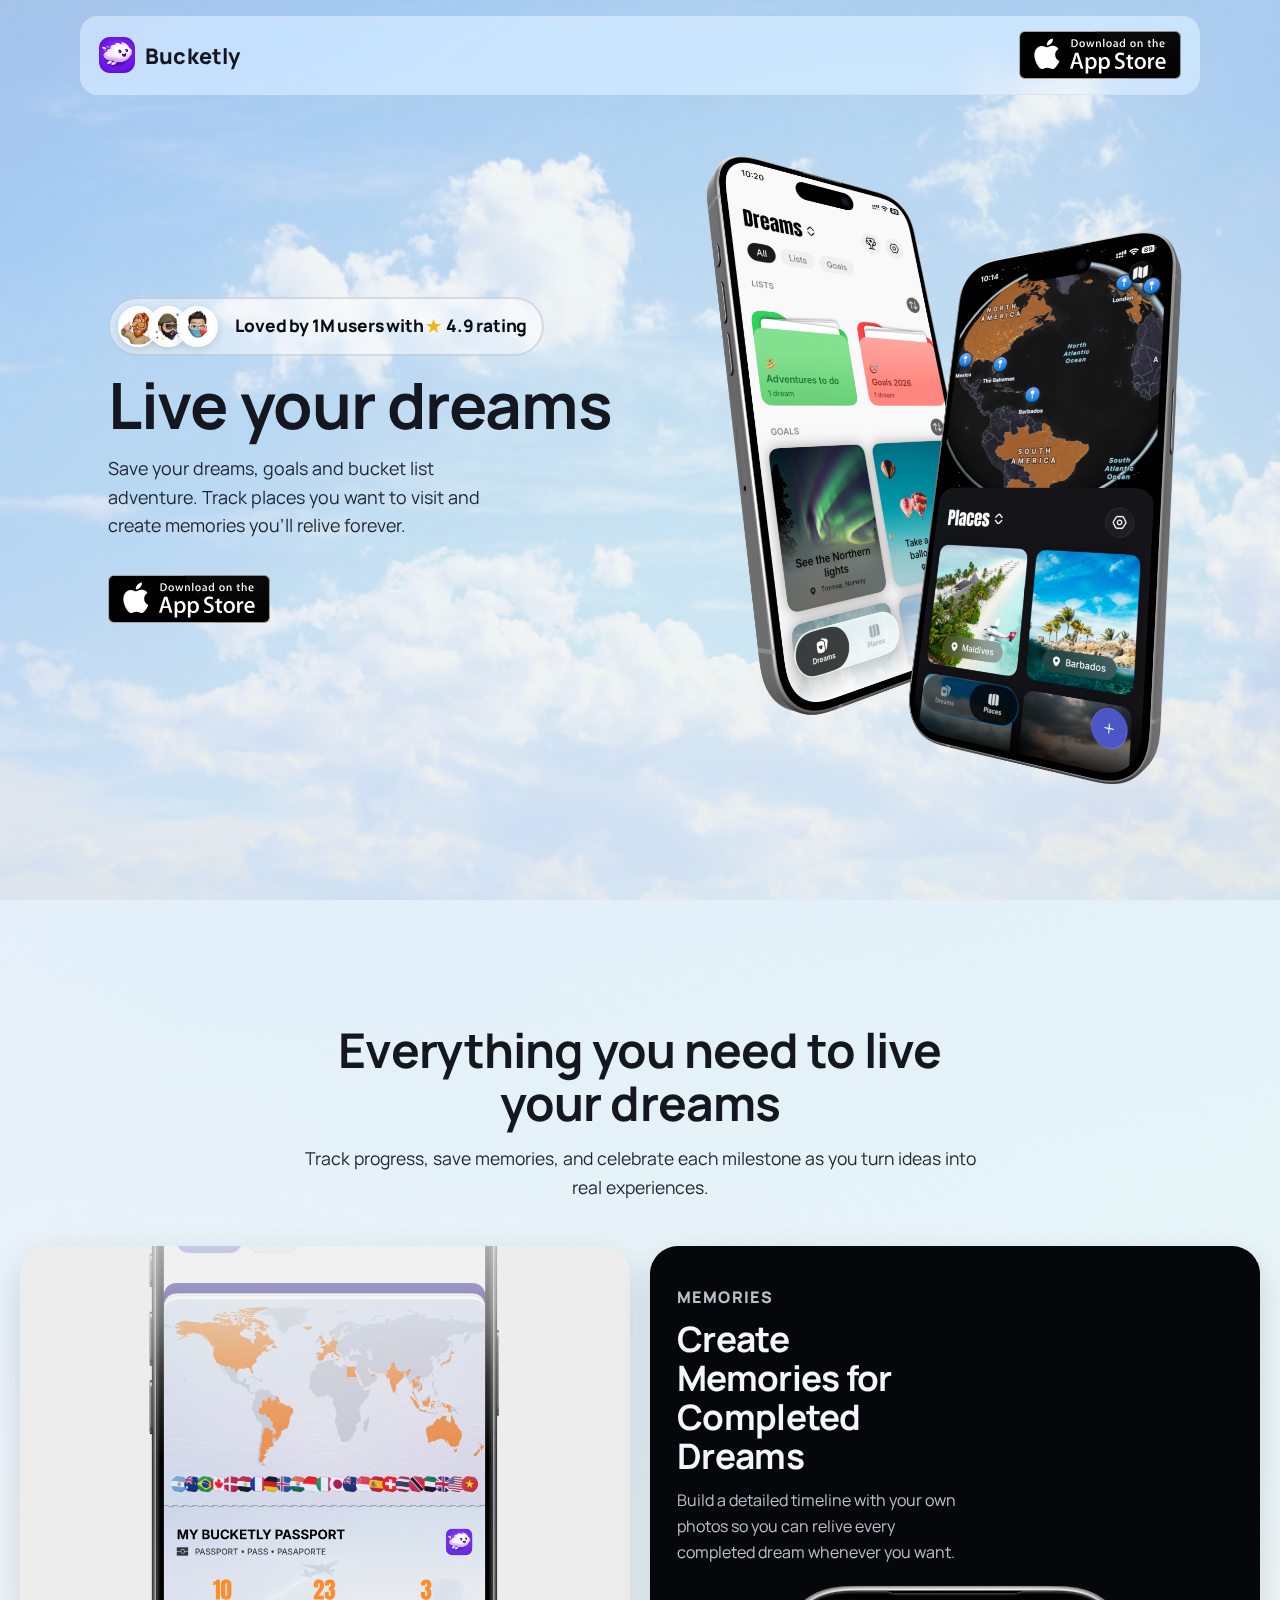
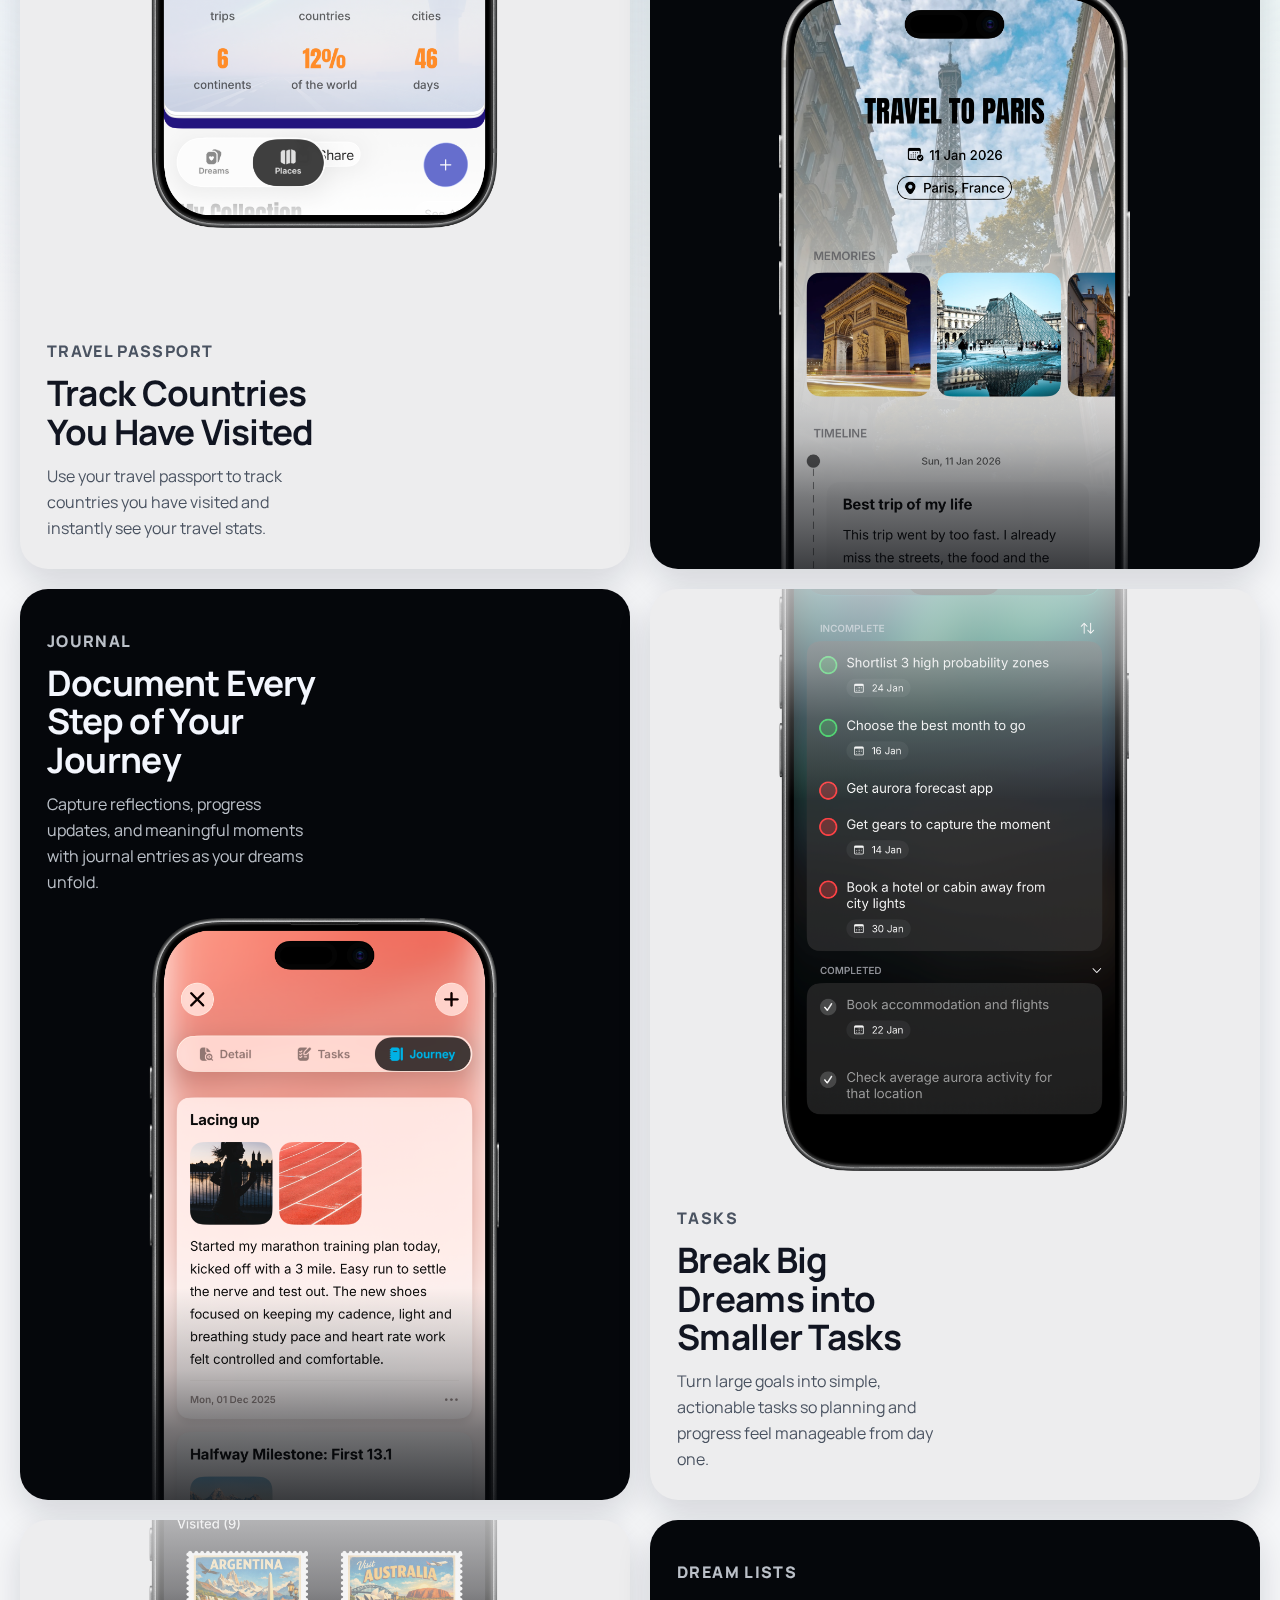
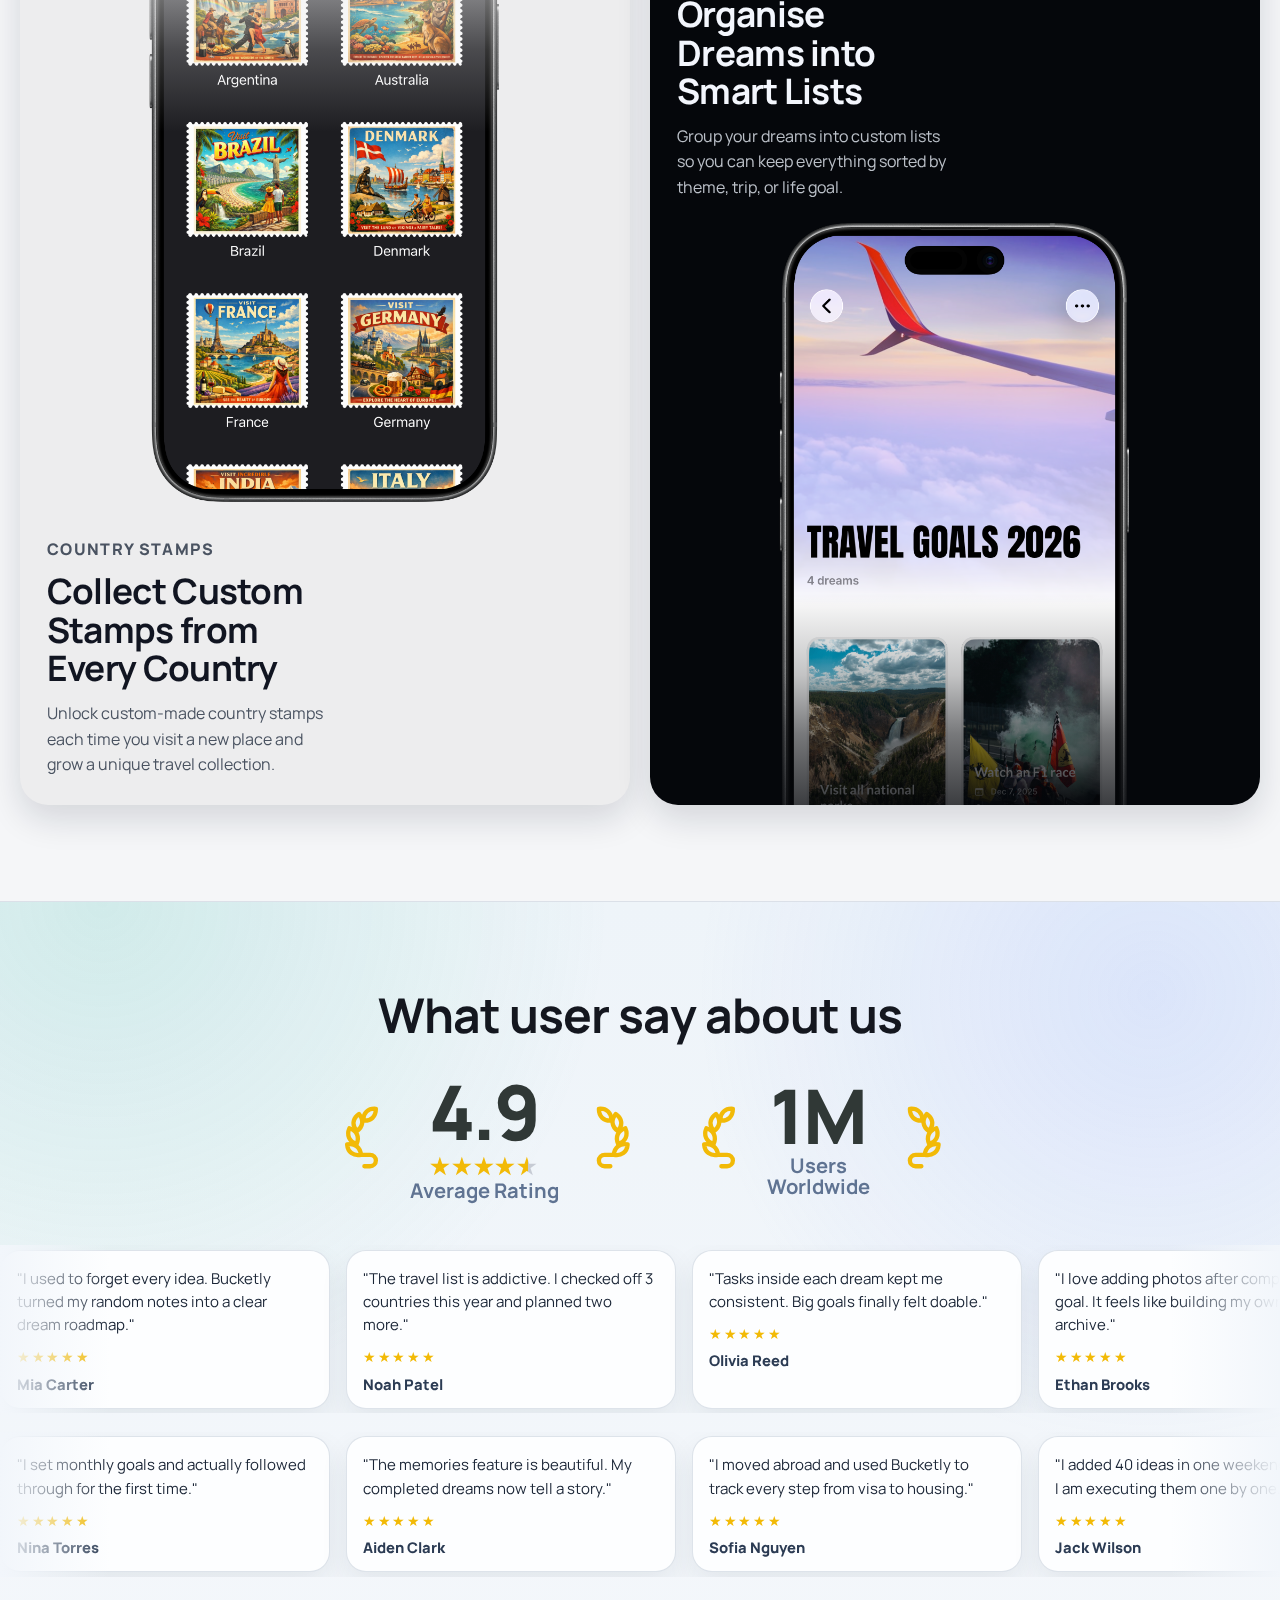
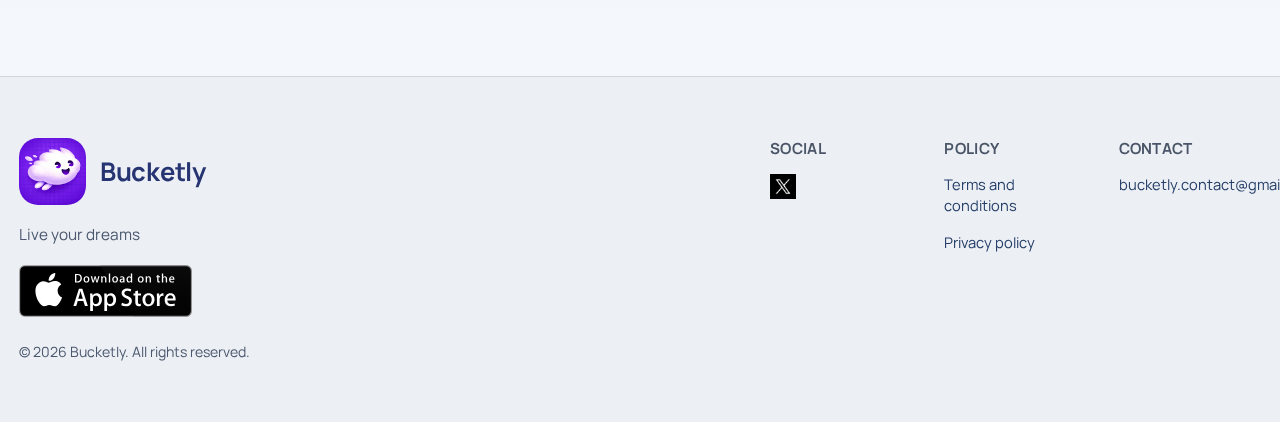
<file: index.html>
<!doctype html>
<html lang="en">
<head>
  <meta charset="UTF-8">
  <meta name="viewport" content="width=device-width, initial-scale=1.0">
  <meta name="apple-itunes-app" content="app-id=6755809248, app-argument=https://apps.apple.com/us/app/bucket-list-goals-bucketly/id6755809248">
  <title>Bucketly</title>
  <link rel="icon" type="image/x-icon" href="/assets/bucketly_cloud_favicon.ico">
  <link rel="preconnect" href="https://fonts.googleapis.com">
  <link rel="preconnect" href="https://fonts.gstatic.com" crossorigin>
  <link href="https://fonts.googleapis.com/css2?family=Manrope:wght@600;700;800&display=swap" rel="stylesheet">
  <link rel="stylesheet" href="styles/main.css">
  <!-- Google tag (gtag.js) -->
<script async src="https://www.googletagmanager.com/gtag/js?id=G-2WLQJF41KF"></script>
<script>
  window.dataLayer = window.dataLayer || [];
  function gtag(){dataLayer.push(arguments);}
  gtag('js', new Date());

  gtag('config', 'G-2WLQJF41KF');
</script>
<script>
  document.getElementById("appstore-btn").addEventListener("click", function() {
    gtag("event", "appstore_click", {
      event_category: "engagement",
      event_label: "App Store Button"
    });
  });
</script>
</head>
<body>
  <header class="site-header">
    <a href="/" class="brand" aria-label="Bucketly home">
      <img class="brand-logo-image" src="assets/logo.png" alt="Bucketly logo">
      <span class="brand-name">Bucketly</span>
    </a>

    <a href="https://apps.apple.com/us/app/bucket-list-goals-bucketly/id6755809248?utm_source=website&utm_medium=landing&utm_campaign=bucketly_launch" class="app-store-link" aria-label="Download Bucketly on the App Store" id="appstore-btn">
      <img src="assets/download-on-the-app-store-apple-logo-svgrepo-com.svg" alt="Download on the App Store">
    </a>
  </header>

  <main>
    <section class="hero" aria-labelledby="hero-title">
      <div class="hero-content">
        <div class="social-proof" aria-label="Loved by 1 million users with 4.9 rating">
          <div class="social-avatars" aria-hidden="true">
            <img src="assets/memoji1.jpg" alt="">
            <img src="assets/memoji2.jpg" alt="">
            <img src="assets/memoji3.jpg" alt="">
          </div>
          <p class="social-proof-text">Loved by 1M users with <span class="social-star">★</span> 4.9 rating</p>
        </div>

        <h1 id="hero-title">Live your dreams</h1>
        <p class="hero-subtitle">
          Save your dreams, goals and bucket list adventure. Track places you want to visit and create memories you'll relive forever.
        </p>

        <a href="https://apps.apple.com/us/app/bucket-list-goals-bucketly/id6755809248?utm_source=website&utm_medium=landing&utm_campaign=bucketly_launch" class="hero-app-store-link" aria-label="Download Bucketly on the App Store" id="appstore-btn">
          <img src="assets/download-on-the-app-store-apple-logo-svgrepo-com.svg" alt="Download on the App Store">
        </a>
      </div>

      <div class="hero-visual" aria-hidden="true">
        <img class="shot shot-1" src="assets/screenshot1.png" alt="">
        <img class="shot shot-2" src="assets/screenshot2.png" alt="">
      </div>
    </section>

    <section class="features" aria-labelledby="features-title">
      <div class="features-intro">
        <h2 id="features-title">Everything you need to live your dreams</h2>
        <p>Track progress, save memories, and celebrate each milestone as you turn ideas into real experiences.</p>
      </div>

      <div class="feature-grid">
        <article class="feature-card feature-card-light">
          <div class="feature-visual">
            <img src="assets/feature1.png" alt="Travel passport showing countries visited and travel stats">
          </div>
          <div class="feature-copy">
            <p class="feature-eyebrow">Travel Passport</p>
            <h3>Track Countries You Have Visited</h3>
            <p>Use your travel passport to track countries you have visited and instantly see your travel stats.</p>
          </div>
        </article>

        <article class="feature-card feature-card-dark">
          <div class="feature-copy">
            <p class="feature-eyebrow">Memories</p>
            <h3>Create Memories for Completed Dreams</h3>
            <p>Build a detailed timeline with your own photos so you can relive every completed dream whenever you want.</p>
          </div>
          <div class="feature-visual">
            <img src="assets/feature2.png" alt="Memories timeline with completed dreams and photos">
          </div>
        </article>

        <article class="feature-card feature-card-dark">
          <div class="feature-copy">
            <p class="feature-eyebrow">Journal</p>
            <h3>Document Every Step of Your Journey</h3>
            <p>Capture reflections, progress updates, and meaningful moments with journal entries as your dreams unfold.</p>
          </div>
          <div class="feature-visual">
            <img src="assets/feature3.png" alt="Journal screen used to document the dream journey">
          </div>
        </article>

        <article class="feature-card feature-card-light">
          <div class="feature-visual">
            <img src="assets/feature4.png" alt="Task planner breaking big dreams into smaller steps">
          </div>
          <div class="feature-copy">
            <p class="feature-eyebrow">Tasks</p>
            <h3>Break Big Dreams into Smaller Tasks</h3>
            <p>Turn large goals into simple, actionable tasks so planning and progress feel manageable from day one.</p>
          </div>
        </article>

        <article class="feature-card feature-card-light">
          <div class="feature-visual">
            <img src="assets/feature5.png" alt="Collection of custom country stamps for visited places">
          </div>
          <div class="feature-copy">
            <p class="feature-eyebrow">Country Stamps</p>
            <h3>Collect Custom Stamps from Every Country</h3>
            <p>Unlock custom-made country stamps each time you visit a new place and grow a unique travel collection.</p>
          </div>
        </article>

        <article class="feature-card feature-card-dark">
          <div class="feature-copy">
            <p class="feature-eyebrow">Dream Lists</p>
            <h3>Organise Dreams into Smart Lists</h3>
            <p>Group your dreams into custom lists so you can keep everything sorted by theme, trip, or life goal.</p>
          </div>
          <div class="feature-visual">
            <img src="assets/feature6.png" alt="Organized dream lists grouped by categories">
          </div>
        </article>
      </div>
    </section>

    <section class="testimonials" aria-labelledby="testimonials-title">
      <div class="testimonials-intro">
        <h2 id="testimonials-title">What user say about us</h2>
      </div>

      <section class="review-proof" aria-label="Bucketly social proof">
        <div class="review-proof-inner">
          <article class="review-proof-stat review-proof-stat-rating">
            <img class="review-proof-laurel" src="assets/laurel-wreath-left.svg" alt="" aria-hidden="true">
            <div class="review-proof-content">
              <p class="review-proof-value">4.9</p>
              <p class="review-proof-stars" aria-label="4.9 out of 5 stars">
                <span aria-hidden="true">★★★★</span><span class="review-proof-half-star" aria-hidden="true">★</span>
              </p>
              <p class="review-proof-label">Average Rating</p>
            </div>
            <img class="review-proof-laurel" src="assets/laurel-wreath-right.svg" alt="" aria-hidden="true">
          </article>

          <article class="review-proof-stat">
            <img class="review-proof-laurel" src="assets/laurel-wreath-left.svg" alt="" aria-hidden="true">
            <div class="review-proof-content">
              <p class="review-proof-value">1M</p>
              <p class="review-proof-label">Users<br>Worldwide</p>
            </div>
            <img class="review-proof-laurel" src="assets/laurel-wreath-right.svg" alt="" aria-hidden="true">
          </article>
        </div>
      </section>

      <div class="testimonials-marquee">
        <div class="reviews-row" aria-label="User testimonials scrolling left to right">
          <div class="reviews-track reviews-track-forward">
            <article class="review-card">
              <p class="review-text">"I used to forget every idea. Bucketly turned my random notes into a clear dream roadmap."</p>
              <p class="review-stars" aria-label="5 out of 5 stars">★★★★★</p>
              <p class="review-name">Mia Carter</p>
            </article>
            <article class="review-card">
              <p class="review-text">"The travel list is addictive. I checked off 3 countries this year and planned two more."</p>
              <p class="review-stars" aria-label="5 out of 5 stars">★★★★★</p>
              <p class="review-name">Noah Patel</p>
            </article>
            <article class="review-card">
              <p class="review-text">"Tasks inside each dream kept me consistent. Big goals finally felt doable."</p>
              <p class="review-stars" aria-label="5 out of 5 stars">★★★★★</p>
              <p class="review-name">Olivia Reed</p>
            </article>
            <article class="review-card">
              <p class="review-text">"I love adding photos after completing a goal. It feels like building my own life archive."</p>
              <p class="review-stars" aria-label="5 out of 5 stars">★★★★★</p>
              <p class="review-name">Ethan Brooks</p>
            </article>
            <article class="review-card">
              <p class="review-text">"Shared lists helped my partner and me plan our first Europe trip without chaos."</p>
              <p class="review-stars" aria-label="5 out of 5 stars">★★★★★</p>
              <p class="review-name">Zara Ahmed</p>
            </article>
            <article class="review-card">
              <p class="review-text">"The reminders are just enough. I stay on track without feeling spammed."</p>
              <p class="review-stars" aria-label="5 out of 5 stars">★★★★★</p>
              <p class="review-name">Lucas Green</p>
            </article>
            <article class="review-card">
              <p class="review-text">"I started journaling every milestone. Looking back is honestly motivating."</p>
              <p class="review-stars" aria-label="5 out of 5 stars">★★★★★</p>
              <p class="review-name">Grace Kim</p>
            </article>
            <article class="review-card">
              <p class="review-text">"Country stamps made travel progress feel like a game. Super fun."</p>
              <p class="review-stars" aria-label="5 out of 5 stars">★★★★★</p>
              <p class="review-name">Daniel Park</p>
            </article>
            <article class="review-card">
              <p class="review-text">"I planned a half-marathon dream in steps and finished it last month."</p>
              <p class="review-stars" aria-label="5 out of 5 stars">★★★★★</p>
              <p class="review-name">Chloe Rivera</p>
            </article>
            <article class="review-card">
              <p class="review-text">"Clean design, fast app, and everything in one place. Exactly what I needed."</p>
              <p class="review-stars" aria-label="5 out of 5 stars">★★★★★</p>
              <p class="review-name">Mason Lee</p>
            </article>
            <article class="review-card">
              <p class="review-text">"I finally finished my learn guitar dream after years of delaying."</p>
              <p class="review-stars" aria-label="5 out of 5 stars">★★★★★</p>
              <p class="review-name">Harper Jones</p>
            </article>
            <article class="review-card">
              <p class="review-text">"Bucketly helped me choose priorities instead of collecting endless ideas."</p>
              <p class="review-stars" aria-label="5 out of 5 stars">★★★★★</p>
              <p class="review-name">Leo Bennett</p>
            </article>
          </div>
        </div>

        <div class="reviews-row" aria-label="User testimonials scrolling right to left">
          <div class="reviews-track reviews-track-backward">
            <article class="review-card">
              <p class="review-text">"I set monthly goals and actually followed through for the first time."</p>
              <p class="review-stars" aria-label="5 out of 5 stars">★★★★★</p>
              <p class="review-name">Nina Torres</p>
            </article>
            <article class="review-card">
              <p class="review-text">"The memories feature is beautiful. My completed dreams now tell a story."</p>
              <p class="review-stars" aria-label="5 out of 5 stars">★★★★★</p>
              <p class="review-name">Aiden Clark</p>
            </article>
            <article class="review-card">
              <p class="review-text">"I moved abroad and used Bucketly to track every step from visa to housing."</p>
              <p class="review-stars" aria-label="5 out of 5 stars">★★★★★</p>
              <p class="review-name">Sofia Nguyen</p>
            </article>
            <article class="review-card">
              <p class="review-text">"I added 40 ideas in one weekend and now I am executing them one by one."</p>
              <p class="review-stars" aria-label="5 out of 5 stars">★★★★★</p>
              <p class="review-name">Jack Wilson</p>
            </article>
            <article class="review-card">
              <p class="review-text">"Seeing progress bars rise keeps me motivated on hard weeks."</p>
              <p class="review-stars" aria-label="5 out of 5 stars">★★★★★</p>
              <p class="review-name">Layla Morgan</p>
            </article>
            <article class="review-card">
              <p class="review-text">"I made a family bucket list and my kids love checking items together."</p>
              <p class="review-stars" aria-label="5 out of 5 stars">★★★★★</p>
              <p class="review-name">Henry Adams</p>
            </article>
            <article class="review-card">
              <p class="review-text">"The journal prompts helped me reflect, not just complete tasks."</p>
              <p class="review-stars" aria-label="5 out of 5 stars">★★★★★</p>
              <p class="review-name">Aria Davis</p>
            </article>
            <article class="review-card">
              <p class="review-text">"I finally took a photography road trip I had postponed for years."</p>
              <p class="review-stars" aria-label="5 out of 5 stars">★★★★★</p>
              <p class="review-name">Caleb Foster</p>
            </article>
            <article class="review-card">
              <p class="review-text">"Simple enough for daily use, powerful enough for long-term planning."</p>
              <p class="review-stars" aria-label="5 out of 5 stars">★★★★★</p>
              <p class="review-name">Maya Collins</p>
            </article>
            <article class="review-card">
              <p class="review-text">"I stopped overthinking and started shipping my dreams into reality."</p>
              <p class="review-stars" aria-label="5 out of 5 stars">★★★★★</p>
              <p class="review-name">Owen Baker</p>
            </article>
            <article class="review-card">
              <p class="review-text">"From career goals to travel dreams, everything is organized and calm."</p>
              <p class="review-stars" aria-label="5 out of 5 stars">★★★★★</p>
              <p class="review-name">Stella Perez</p>
            </article>
            <article class="review-card">
              <p class="review-text">"Best habit app I have used. It keeps vision and action connected."</p>
              <p class="review-stars" aria-label="5 out of 5 stars">★★★★★</p>
              <p class="review-name">Ryan Hughes</p>
            </article>
          </div>
        </div>
      </div>
    </section>
  </main>

  <footer class="site-footer" aria-labelledby="footer-brand-title">
    <div class="footer-inner">
      <section class="footer-brand">
        <div class="footer-brand-head">
          <img class="footer-brand-logo" src="assets/logo.png" alt="Bucketly logo">
          <h2 id="footer-brand-title">Bucketly</h2>
        </div>
        <p class="footer-tagline">Live your dreams</p>
        <a href="https://apps.apple.com/us/app/bucket-list-goals-bucketly/id6755809248?utm_source=website&utm_medium=landing&utm_campaign=bucketly_launch" class="footer-app-store-link" aria-label="Download Bucketly on the App Store" id="appstore-btn">
          <img src="assets/download-on-the-app-store-apple-logo-svgrepo-com.svg" alt="Download on the App Store">
        </a>
        <p class="footer-copyright">© 2026 Bucketly. All rights reserved.</p>
      </section>

      <nav class="footer-links" aria-label="Footer links">
        <section class="footer-column">
          <h3>SOCIAL</h3>
          <a href="https://x.com/trybucketly" target="_blank" rel="noopener noreferrer" aria-label="Bucketly on X">
            <img src="assets/xlogo.png" alt="X logo">
          </a>
        </section>

        <section class="footer-column">
          <h3>POLICY</h3>
          <a href="/terms">Terms and conditions</a>
          <a href="/privacy">Privacy policy</a>
        </section>

        <section class="footer-column">
          <h3>CONTACT</h3>
          <a href="mailto:bucketly.contact@gmail.com">bucketly.contact@gmail.com</a>
        </section>
      </nav>
    </div>
  </footer>

  <script>
    (() => {
      const tracks = Array.from(document.querySelectorAll(".reviews-track"));
      if (tracks.length === 0) return;
      if (window.matchMedia("(prefers-reduced-motion: reduce)").matches) return;

      tracks.forEach((track) => {
        if (track.dataset.duplicated === "true") return;

        const cards = Array.from(track.children);
        cards.forEach((card) => {
          const clone = card.cloneNode(true);
          clone.setAttribute("aria-hidden", "true");
          track.appendChild(clone);
        });

        track.dataset.duplicated = "true";
        track.classList.add("is-ready");
      });
    })();

    (() => {
      const hero = document.querySelector(".hero");
      const shots = Array.from(document.querySelectorAll(".hero-visual .shot"));
      if (!hero || shots.length === 0) return;

      const reduceMotionQuery = window.matchMedia("(prefers-reduced-motion: reduce)");
      let isHeroInView = true;
      let hasRevealed = false;
      let parallaxEnabled = false;
      let frameId = 0;
      let revealTimer = 0;

      const clamp = (value, min, max) => Math.min(max, Math.max(min, value));

      const applyStaticState = () => {
        shots.forEach((shot) => {
          shot.style.setProperty("--shot-shift", "0px");
          shot.style.setProperty("--shot-tilt", "0deg");
        });
      };

      const revealShots = () => {
        if (hasRevealed) return;
        hasRevealed = true;
        hero.classList.add("is-visual-ready");

        if (reduceMotionQuery.matches) {
          window.clearTimeout(revealTimer);
          hero.classList.add("is-parallax-active");
          parallaxEnabled = false;
          applyStaticState();
          return;
        }

        window.clearTimeout(revealTimer);
        revealTimer = window.setTimeout(() => {
          hero.classList.add("is-parallax-active");
          parallaxEnabled = true;
          frameId = 0;
          updateHeroParallax();
        }, 1100);
      };

      const updateHeroParallax = () => {
        frameId = 0;

        if (!parallaxEnabled) {
          applyStaticState();
          return;
        }

        const rect = hero.getBoundingClientRect();
        const viewportHeight = window.innerHeight || document.documentElement.clientHeight;
        const centeredOffset = rect.top + rect.height * 0.5 - viewportHeight * 0.5;
        const normalized = clamp(centeredOffset / viewportHeight, -1.25, 1.25);

        shots.forEach((shot, index) => {
          const depth = index === 0 ? -64 : -108;
          const rotation = index === 0 ? 2.4 : -3.3;
          const shift = normalized * depth;
          const tilt = normalized * rotation;

          shot.style.setProperty("--shot-shift", `${shift.toFixed(2)}px`);
          shot.style.setProperty("--shot-tilt", `${tilt.toFixed(2)}deg`);
        });
      };

      const queueUpdate = () => {
        if (!parallaxEnabled) return;
        if (frameId !== 0) return;
        frameId = window.requestAnimationFrame(updateHeroParallax);
      };

      const onScroll = () => {
        if (!isHeroInView || !parallaxEnabled) return;
        queueUpdate();
      };

      window.addEventListener("scroll", onScroll, { passive: true });
      window.addEventListener("resize", () => {
        if (!hasRevealed) {
          revealShots();
          return;
        }
        queueUpdate();
      });

      const handleMotionPreferenceChange = () => {
        if (reduceMotionQuery.matches) {
          window.clearTimeout(revealTimer);
          hero.classList.add("is-visual-ready", "is-parallax-active");
          parallaxEnabled = false;
          applyStaticState();
          return;
        }

        if (!hasRevealed) {
          revealShots();
          return;
        }

        parallaxEnabled = true;
        hero.classList.add("is-parallax-active");
        queueUpdate();
      };

      if (!("IntersectionObserver" in window)) {
        revealShots();
        return;
      }

      const observer = new IntersectionObserver(
        (entries) => {
          isHeroInView = entries.some((entry) => entry.isIntersecting);
          if (isHeroInView && !hasRevealed) {
            revealShots();
            return;
          }
          if (isHeroInView) {
            queueUpdate();
          }
        },
        {
          threshold: [0, 0.1, 0.25, 0.5, 0.75, 1],
          rootMargin: "18% 0px 18% 0px"
        }
      );

      observer.observe(hero);

      if ("addEventListener" in reduceMotionQuery) {
        reduceMotionQuery.addEventListener("change", handleMotionPreferenceChange);
      } else if ("addListener" in reduceMotionQuery) {
        reduceMotionQuery.addListener(handleMotionPreferenceChange);
      }

      const initialRect = hero.getBoundingClientRect();
      const viewportHeight = window.innerHeight || document.documentElement.clientHeight;
      if (initialRect.top < viewportHeight * 0.92 && initialRect.bottom > 0) {
        revealShots();
      }
    })();
  </script>
</body>
</html>
</file>
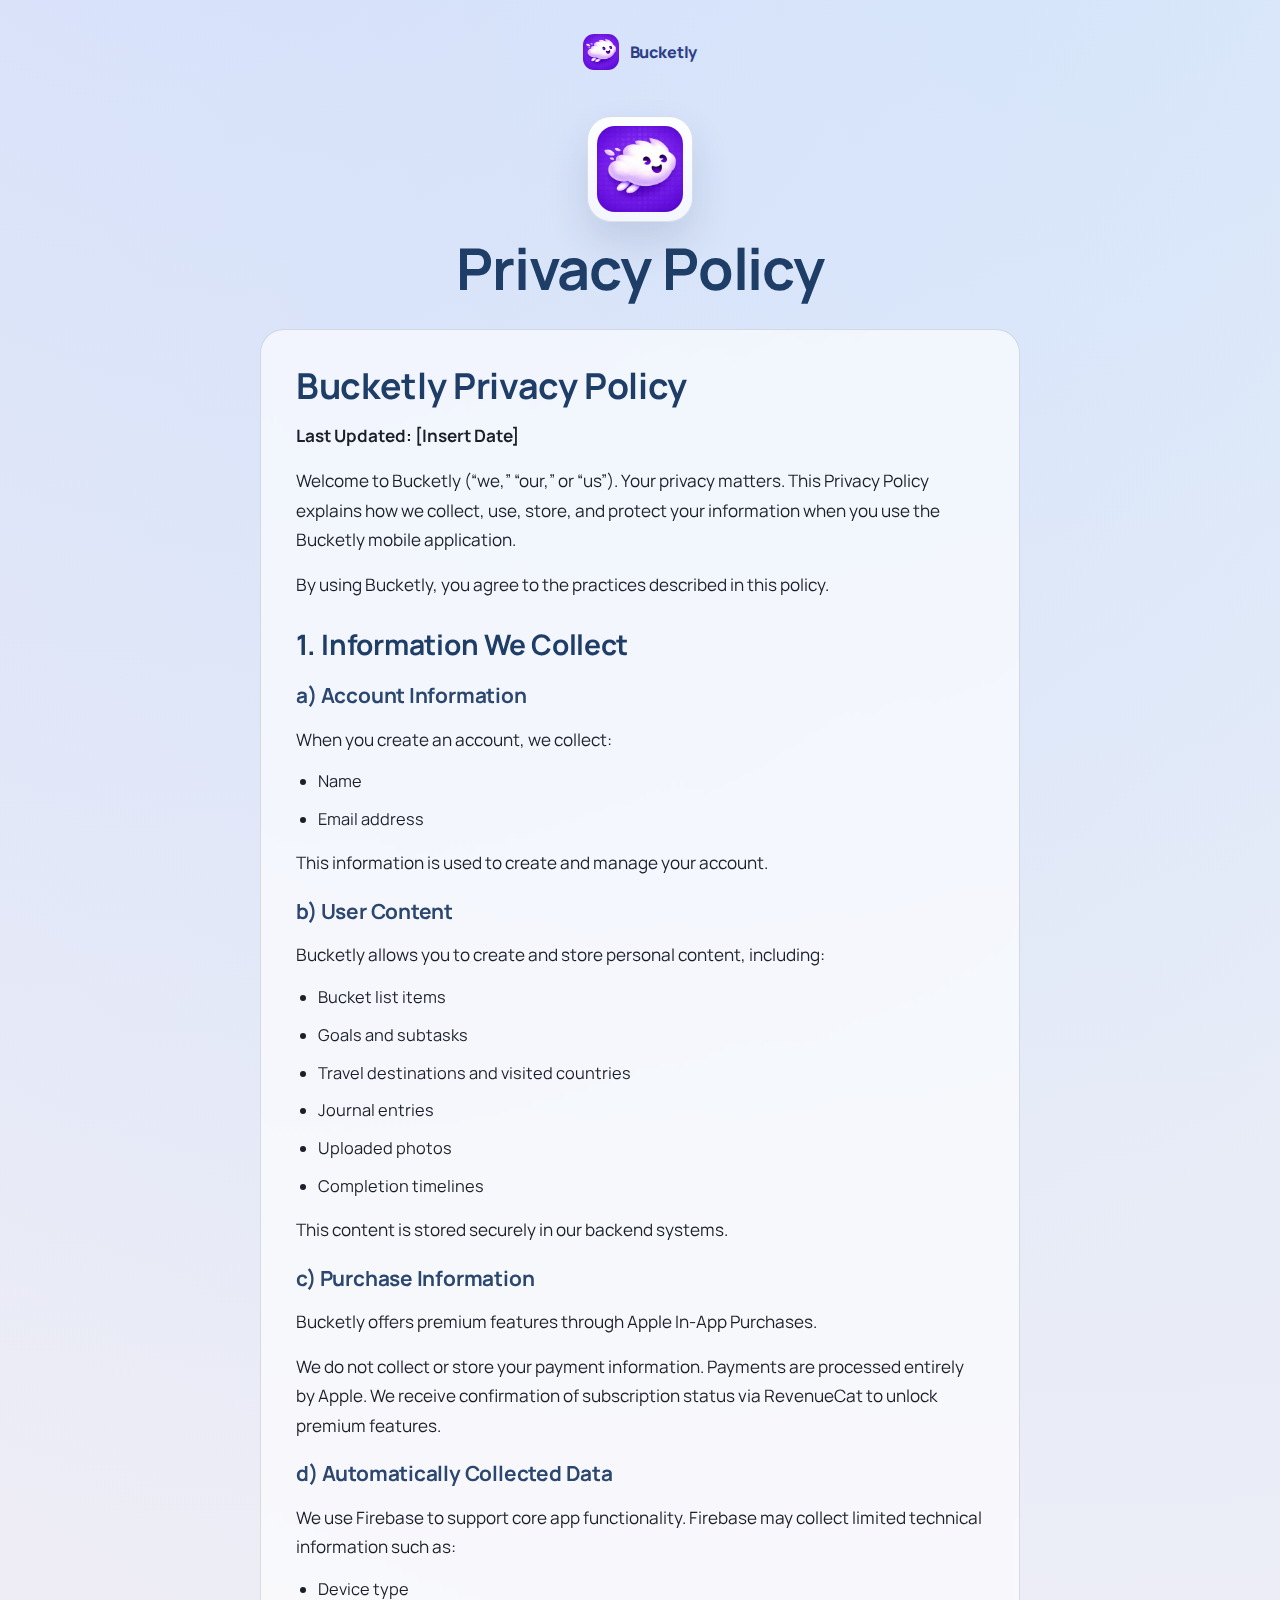
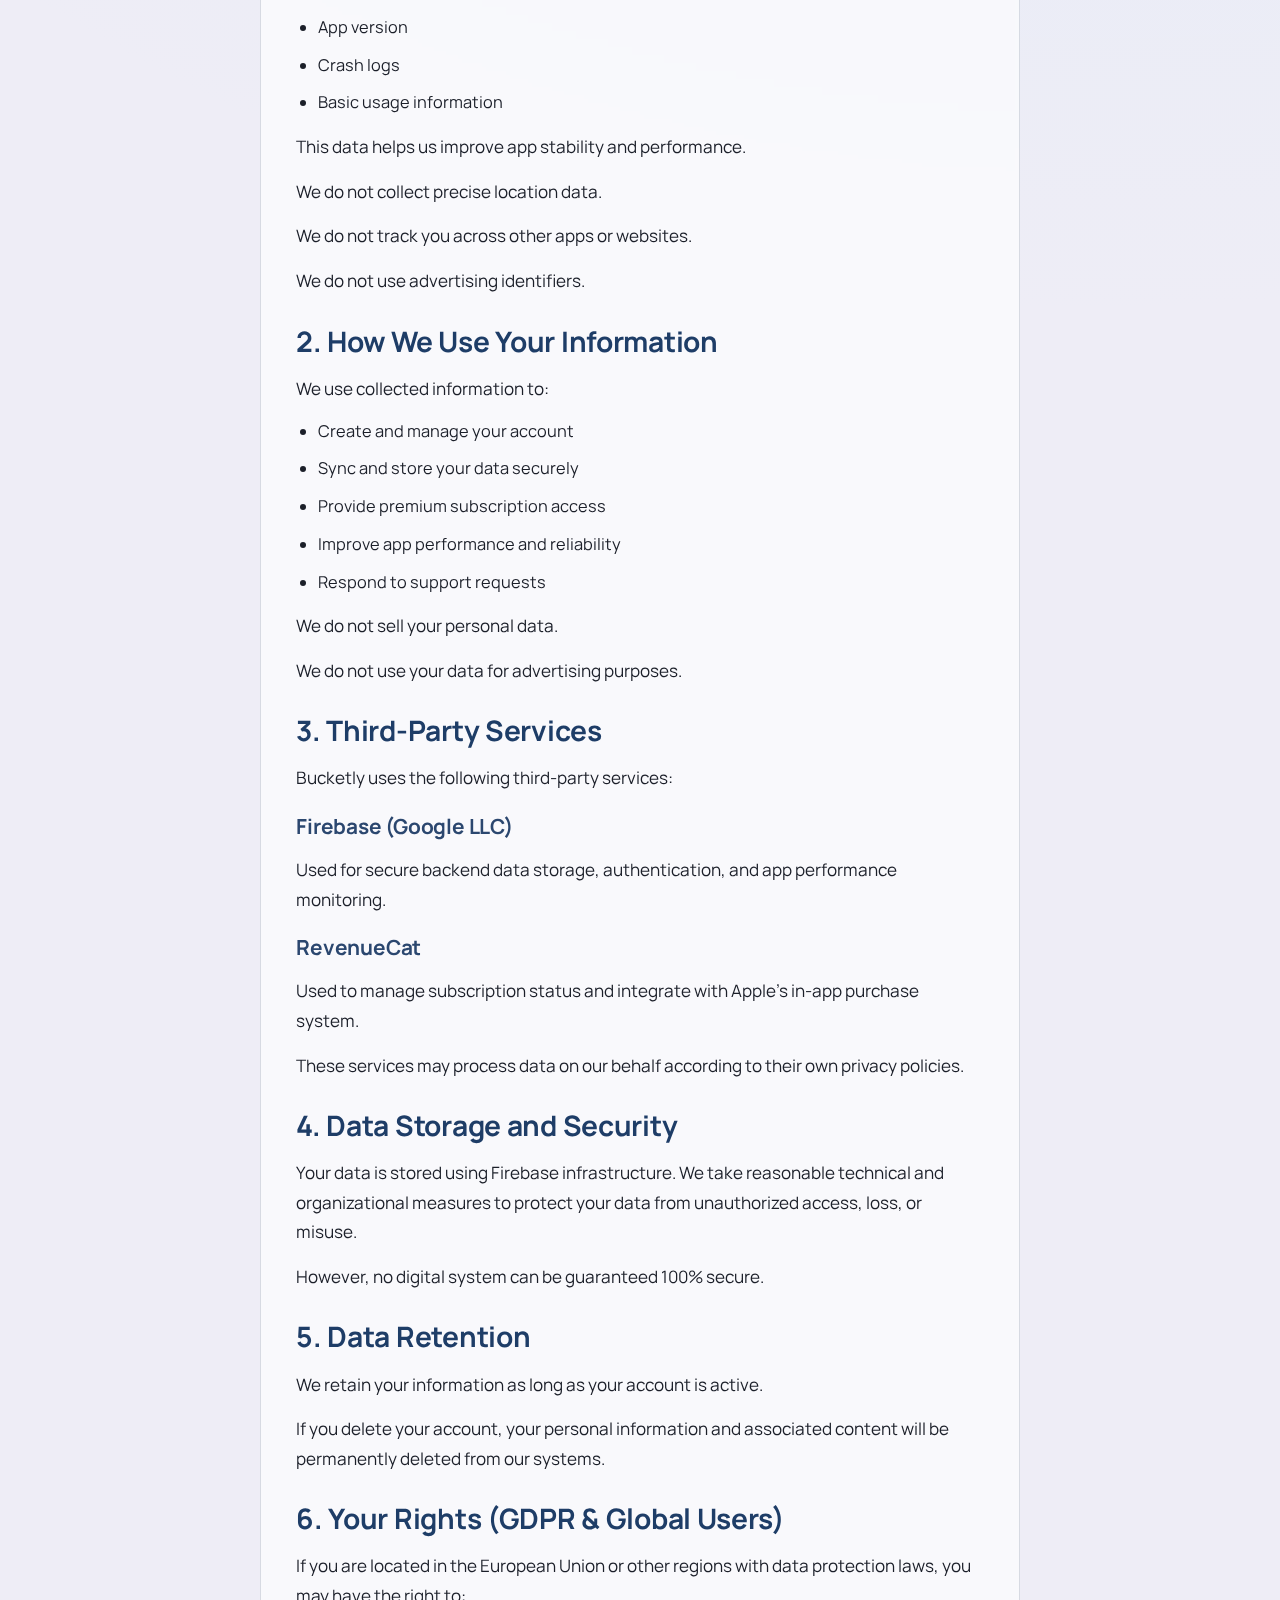
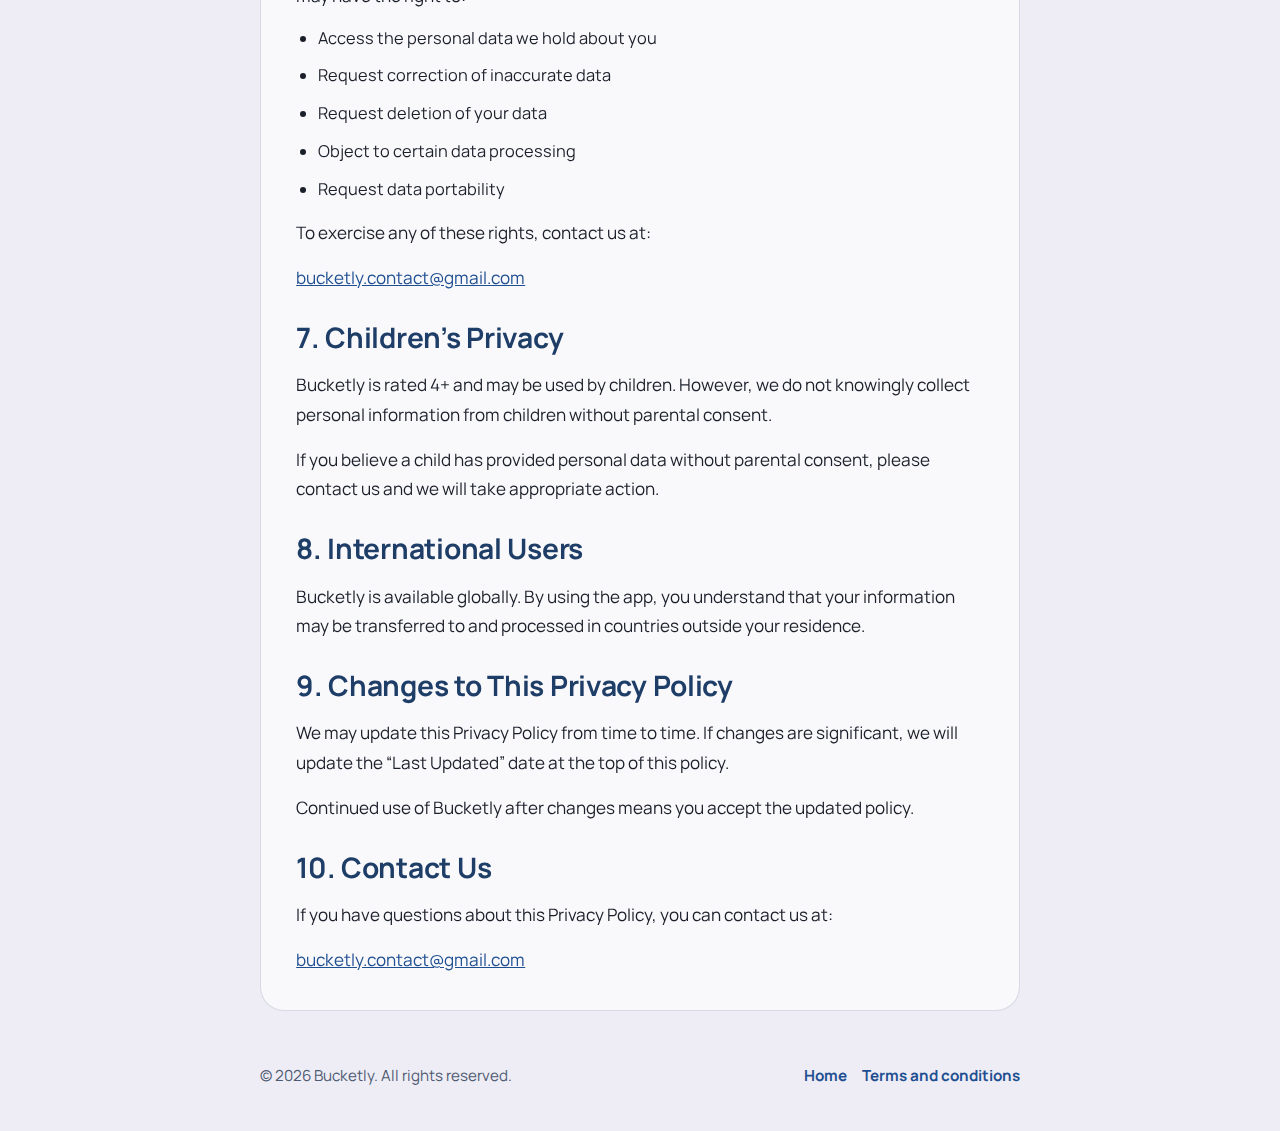
<file: privacy/index.html>
<!doctype html>
<html lang="en">
<head>
  <meta charset="UTF-8">
  <meta name="viewport" content="width=device-width, initial-scale=1.0">
  <title>Bucketly Privacy Policy</title>
  <link rel="preconnect" href="https://fonts.googleapis.com">
  <link rel="preconnect" href="https://fonts.gstatic.com" crossorigin>
  <link href="https://fonts.googleapis.com/css2?family=Manrope:wght@600;700;800&display=swap" rel="stylesheet">
  <link rel="stylesheet" href="/styles/legal.css">
</head>
<body>
  <header class="legal-header">
    <div class="legal-header-inner">
      <a href="/" class="legal-brand" aria-label="Back to Bucketly home page">
        <img src="/assets/logo.png" alt="Bucketly logo">
        <span>Bucketly</span>
      </a>
    </div>
  </header>

  <main class="legal-main">
    <section class="legal-shell" aria-labelledby="privacy-title">
      <div class="legal-hero">
        <div class="legal-icon-wrap" aria-hidden="true">
          <img src="/assets/logo.png" alt="">
        </div>
        <h1 id="privacy-title">Privacy Policy</h1>
      </div>

      <article class="legal-content">
        <h2>Bucketly Privacy Policy</h2>
        <p class="legal-note">Last Updated: [Insert Date]</p>
        <p>
          Welcome to Bucketly (“we,” “our,” or “us”). Your privacy matters. This Privacy Policy explains how we collect, use, store, and protect your information when you use the Bucketly mobile application.
        </p>
        <p>By using Bucketly, you agree to the practices described in this policy.</p>

        <h3>1. Information We Collect</h3>
        <h4>a) Account Information</h4>
        <p>When you create an account, we collect:</p>
        <ul>
          <li>Name</li>
          <li>Email address</li>
        </ul>
        <p>This information is used to create and manage your account.</p>

        <h4>b) User Content</h4>
        <p>Bucketly allows you to create and store personal content, including:</p>
        <ul>
          <li>Bucket list items</li>
          <li>Goals and subtasks</li>
          <li>Travel destinations and visited countries</li>
          <li>Journal entries</li>
          <li>Uploaded photos</li>
          <li>Completion timelines</li>
        </ul>
        <p>This content is stored securely in our backend systems.</p>

        <h4>c) Purchase Information</h4>
        <p>Bucketly offers premium features through Apple In-App Purchases.</p>
        <p>
          We do not collect or store your payment information. Payments are processed entirely by Apple. We receive confirmation of subscription status via RevenueCat to unlock premium features.
        </p>

        <h4>d) Automatically Collected Data</h4>
        <p>We use Firebase to support core app functionality. Firebase may collect limited technical information such as:</p>
        <ul>
          <li>Device type</li>
          <li>App version</li>
          <li>Crash logs</li>
          <li>Basic usage information</li>
        </ul>
        <p>This data helps us improve app stability and performance.</p>
        <p>We do not collect precise location data.</p>
        <p>We do not track you across other apps or websites.</p>
        <p>We do not use advertising identifiers.</p>

        <h3>2. How We Use Your Information</h3>
        <p>We use collected information to:</p>
        <ul>
          <li>Create and manage your account</li>
          <li>Sync and store your data securely</li>
          <li>Provide premium subscription access</li>
          <li>Improve app performance and reliability</li>
          <li>Respond to support requests</li>
        </ul>
        <p>We do not sell your personal data.</p>
        <p>We do not use your data for advertising purposes.</p>

        <h3>3. Third-Party Services</h3>
        <p>Bucketly uses the following third-party services:</p>
        <h4>Firebase (Google LLC)</h4>
        <p>Used for secure backend data storage, authentication, and app performance monitoring.</p>
        <h4>RevenueCat</h4>
        <p>Used to manage subscription status and integrate with Apple’s in-app purchase system.</p>
        <p>These services may process data on our behalf according to their own privacy policies.</p>

        <h3>4. Data Storage and Security</h3>
        <p>
          Your data is stored using Firebase infrastructure. We take reasonable technical and organizational measures to protect your data from unauthorized access, loss, or misuse.
        </p>
        <p>However, no digital system can be guaranteed 100% secure.</p>

        <h3>5. Data Retention</h3>
        <p>We retain your information as long as your account is active.</p>
        <p>If you delete your account, your personal information and associated content will be permanently deleted from our systems.</p>

        <h3>6. Your Rights (GDPR &amp; Global Users)</h3>
        <p>
          If you are located in the European Union or other regions with data protection laws, you may have the right to:
        </p>
        <ul>
          <li>Access the personal data we hold about you</li>
          <li>Request correction of inaccurate data</li>
          <li>Request deletion of your data</li>
          <li>Object to certain data processing</li>
          <li>Request data portability</li>
        </ul>
        <p>To exercise any of these rights, contact us at:</p>
        <p><a href="mailto:bucketly.contact@gmail.com">bucketly.contact@gmail.com</a></p>

        <h3>7. Children’s Privacy</h3>
        <p>
          Bucketly is rated 4+ and may be used by children. However, we do not knowingly collect personal information from children without parental consent.
        </p>
        <p>
          If you believe a child has provided personal data without parental consent, please contact us and we will take appropriate action.
        </p>

        <h3>8. International Users</h3>
        <p>
          Bucketly is available globally. By using the app, you understand that your information may be transferred to and processed in countries outside your residence.
        </p>

        <h3>9. Changes to This Privacy Policy</h3>
        <p>
          We may update this Privacy Policy from time to time. If changes are significant, we will update the “Last Updated” date at the top of this policy.
        </p>
        <p>Continued use of Bucketly after changes means you accept the updated policy.</p>

        <h3>10. Contact Us</h3>
        <p>If you have questions about this Privacy Policy, you can contact us at:</p>
        <p><a href="mailto:bucketly.contact@gmail.com">bucketly.contact@gmail.com</a></p>
      </article>
    </section>
  </main>

  <footer class="legal-footer">
    <div class="legal-footer-inner">
      <p>© 2026 Bucketly. All rights reserved.</p>
      <nav class="legal-nav" aria-label="Legal page links">
        <a href="/">Home</a>
        <a href="/terms">Terms and conditions</a>
      </nav>
    </div>
  </footer>
</body>
</html>
</file>
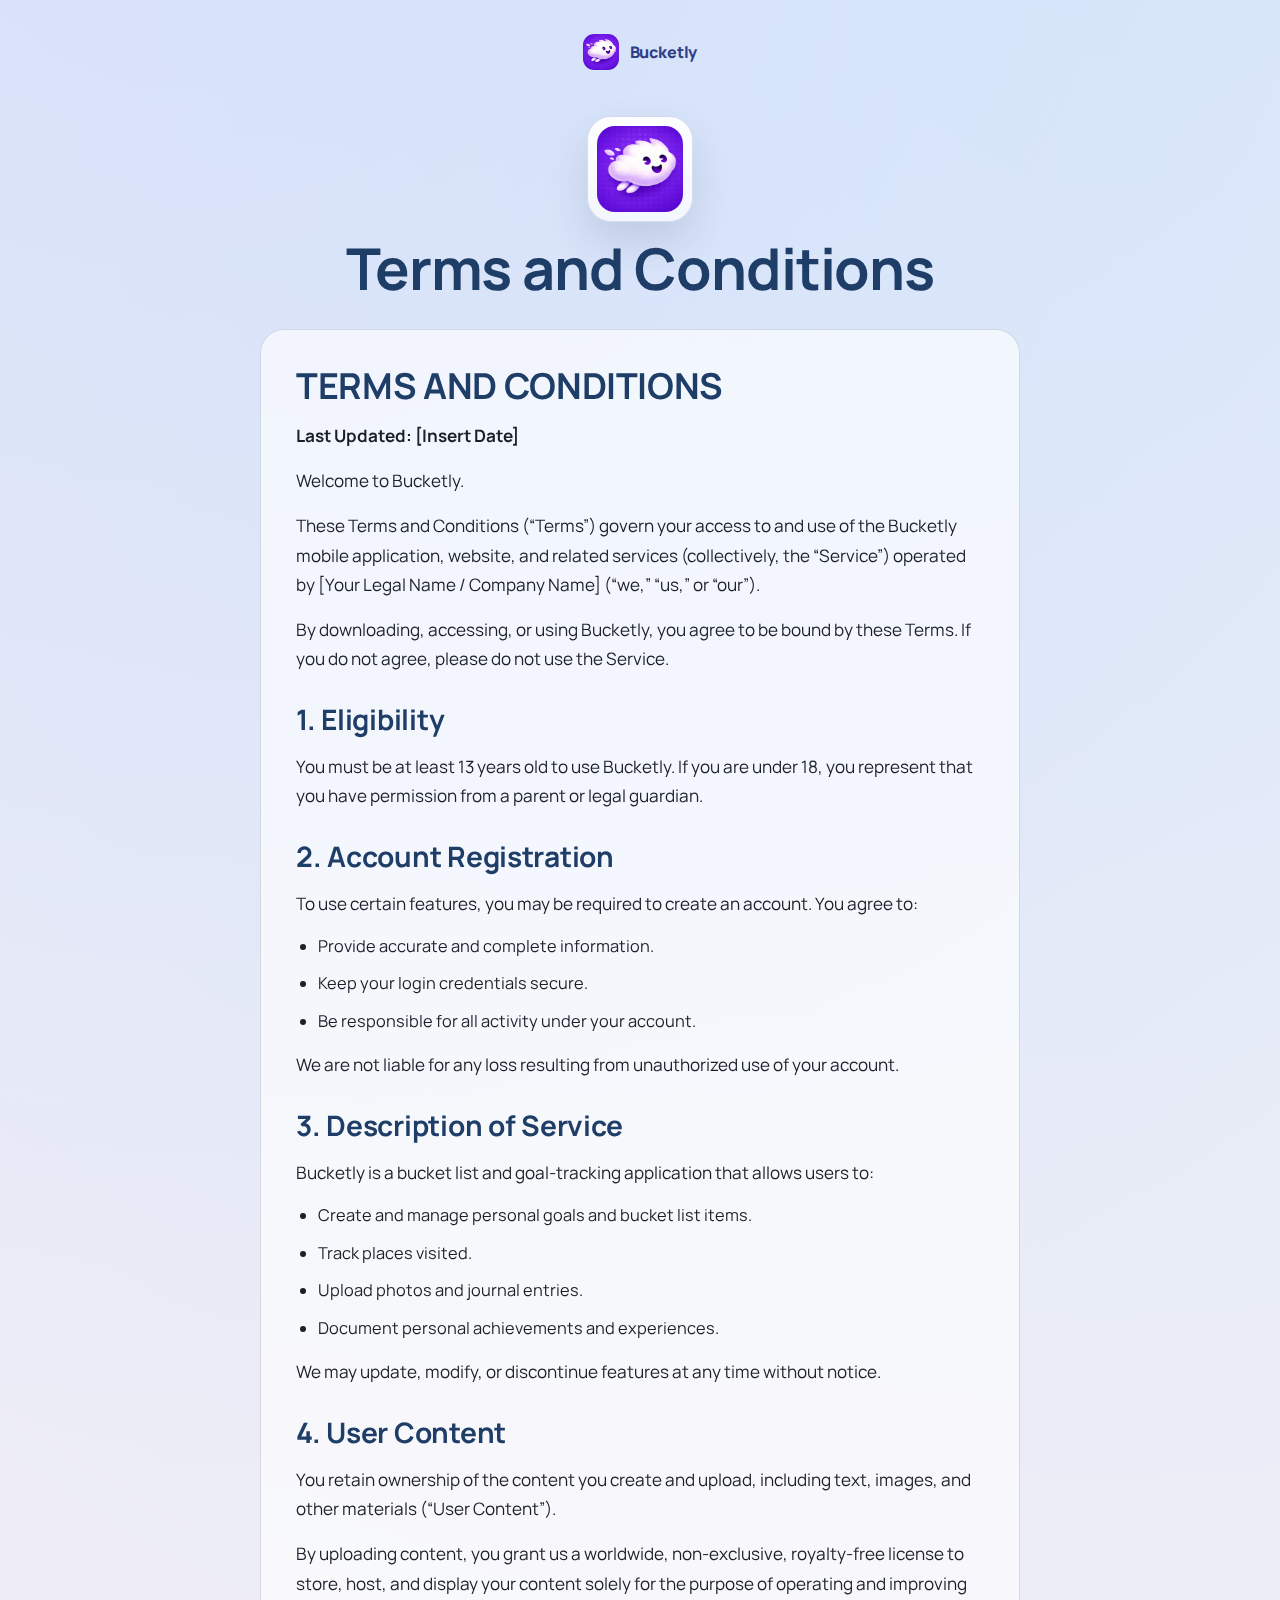
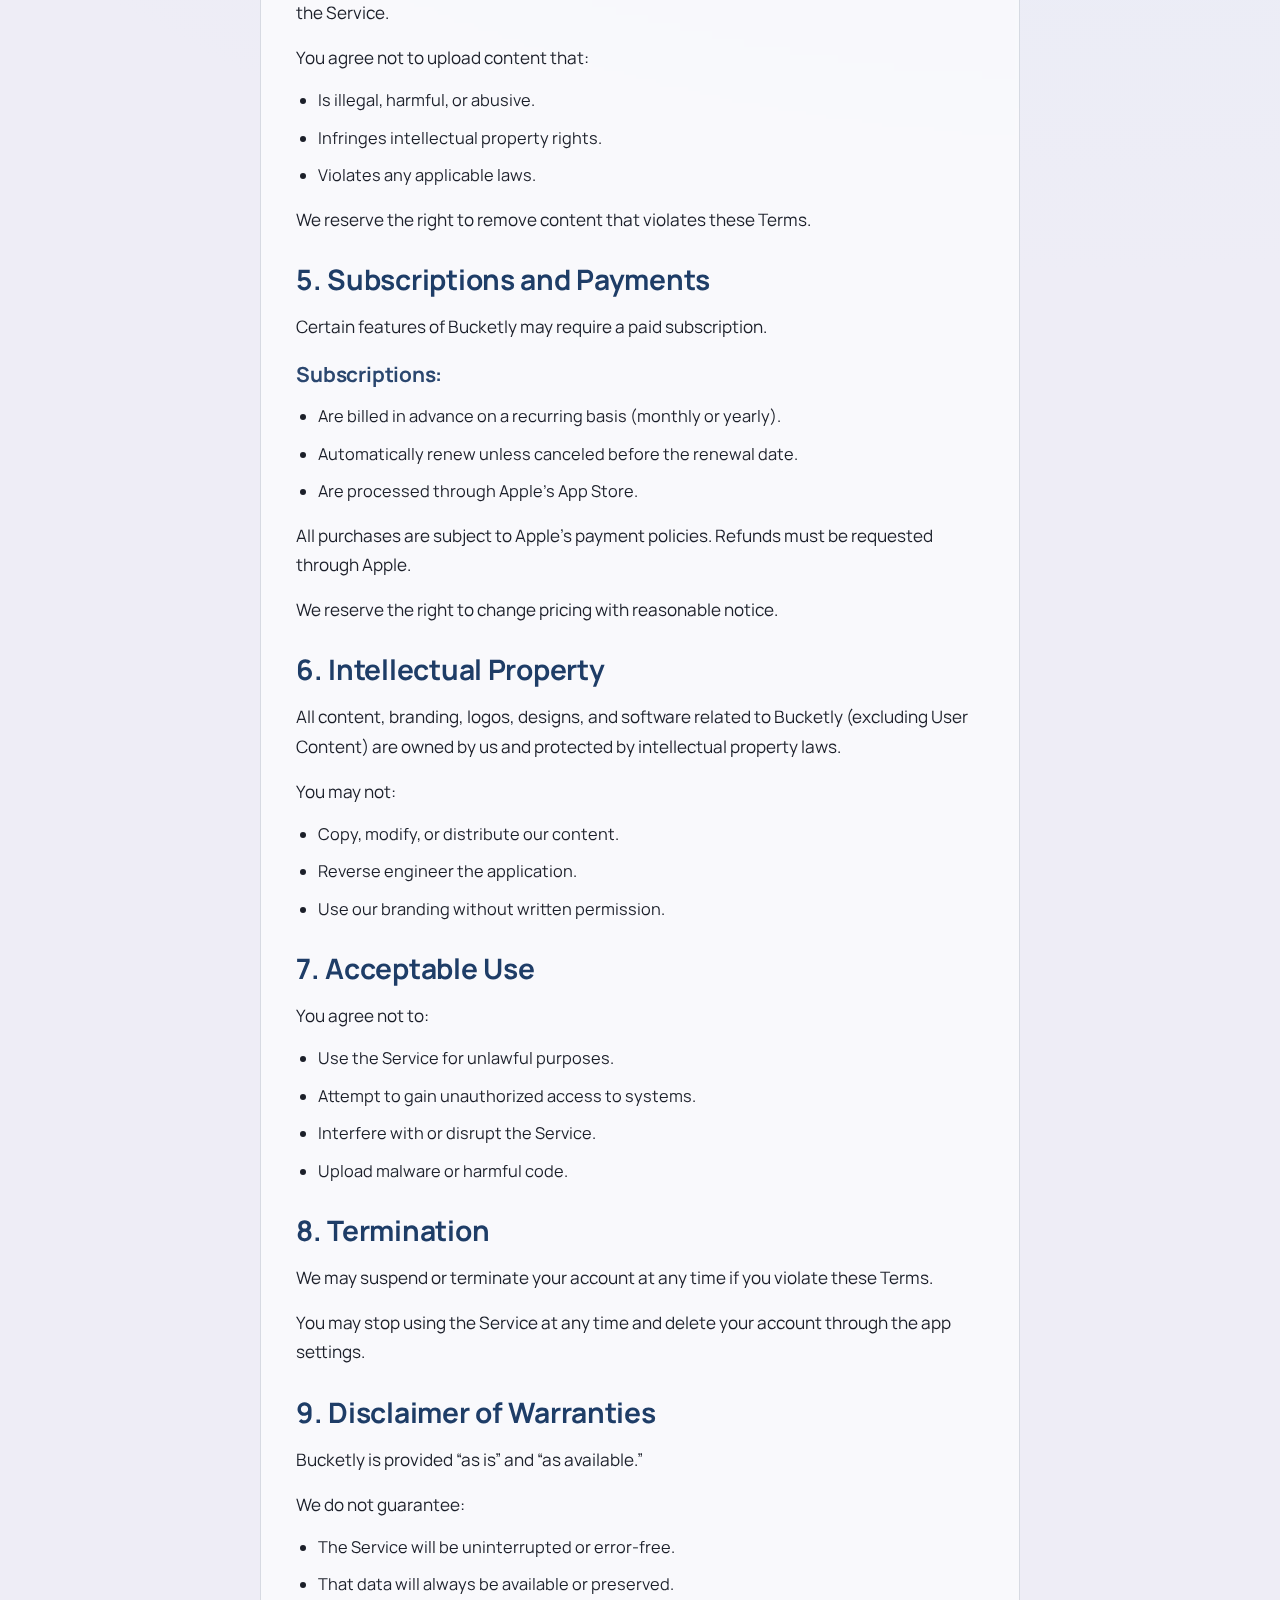
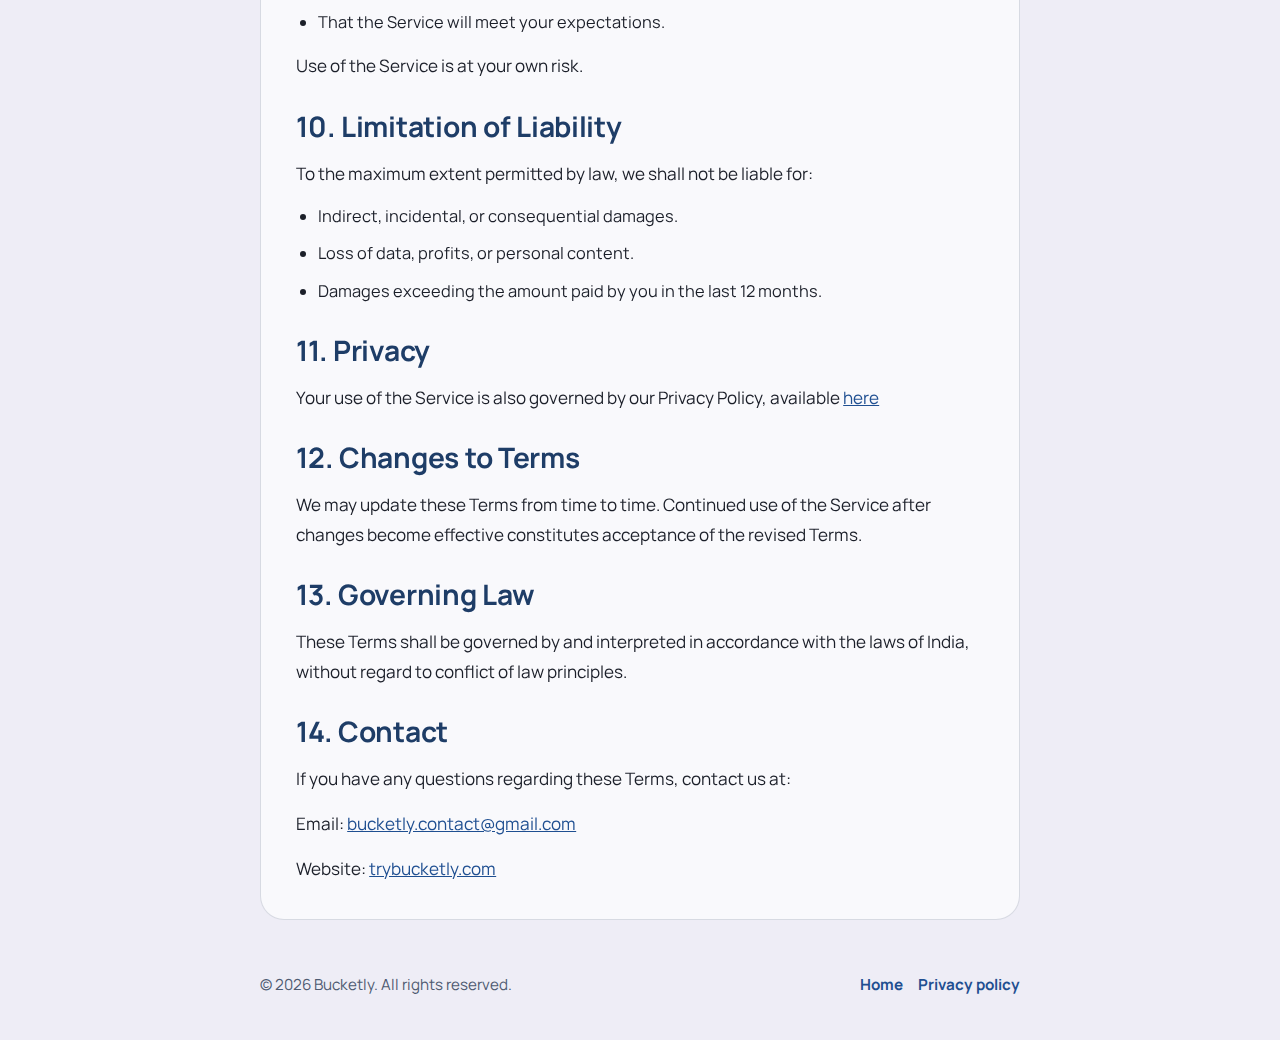
<file: terms/index.html>
<!doctype html>
<html lang="en">
<head>
  <meta charset="UTF-8">
  <meta name="viewport" content="width=device-width, initial-scale=1.0">
  <title>Bucketly Terms and Conditions</title>
  <link rel="preconnect" href="https://fonts.googleapis.com">
  <link rel="preconnect" href="https://fonts.gstatic.com" crossorigin>
  <link href="https://fonts.googleapis.com/css2?family=Manrope:wght@600;700;800&display=swap" rel="stylesheet">
  <link rel="stylesheet" href="/styles/legal.css">
</head>
<body>
  <header class="legal-header">
    <div class="legal-header-inner">
      <a href="/" class="legal-brand" aria-label="Back to Bucketly home page">
        <img src="/assets/logo.png" alt="Bucketly logo">
        <span>Bucketly</span>
      </a>
    </div>
  </header>

  <main class="legal-main">
    <section class="legal-shell" aria-labelledby="terms-title">
      <div class="legal-hero">
        <div class="legal-icon-wrap" aria-hidden="true">
          <img src="/assets/logo.png" alt="">
        </div>
        <h1 id="terms-title">Terms and Conditions</h1>
      </div>

      <article class="legal-content">
        <h2>TERMS AND CONDITIONS</h2>
        <p class="legal-note">Last Updated: [Insert Date]</p>
        <p>Welcome to Bucketly.</p>
        <p>
          These Terms and Conditions (“Terms”) govern your access to and use of the Bucketly mobile application, website, and related services (collectively, the “Service”) operated by [Your Legal Name / Company Name] (“we,” “us,” or “our”).
        </p>
        <p>
          By downloading, accessing, or using Bucketly, you agree to be bound by these Terms. If you do not agree, please do not use the Service.
        </p>

        <h3>1. Eligibility</h3>
        <p>You must be at least 13 years old to use Bucketly. If you are under 18, you represent that you have permission from a parent or legal guardian.</p>

        <h3>2. Account Registration</h3>
        <p>To use certain features, you may be required to create an account. You agree to:</p>
        <ul>
          <li>Provide accurate and complete information.</li>
          <li>Keep your login credentials secure.</li>
          <li>Be responsible for all activity under your account.</li>
        </ul>
        <p>We are not liable for any loss resulting from unauthorized use of your account.</p>

        <h3>3. Description of Service</h3>
        <p>Bucketly is a bucket list and goal-tracking application that allows users to:</p>
        <ul>
          <li>Create and manage personal goals and bucket list items.</li>
          <li>Track places visited.</li>
          <li>Upload photos and journal entries.</li>
          <li>Document personal achievements and experiences.</li>
        </ul>
        <p>We may update, modify, or discontinue features at any time without notice.</p>

        <h3>4. User Content</h3>
        <p>You retain ownership of the content you create and upload, including text, images, and other materials (“User Content”).</p>
        <p>
          By uploading content, you grant us a worldwide, non-exclusive, royalty-free license to store, host, and display your content solely for the purpose of operating and improving the Service.
        </p>
        <p>You agree not to upload content that:</p>
        <ul>
          <li>Is illegal, harmful, or abusive.</li>
          <li>Infringes intellectual property rights.</li>
          <li>Violates any applicable laws.</li>
        </ul>
        <p>We reserve the right to remove content that violates these Terms.</p>

        <h3>5. Subscriptions and Payments</h3>
        <p>Certain features of Bucketly may require a paid subscription.</p>
        <h4>Subscriptions:</h4>
        <ul>
          <li>Are billed in advance on a recurring basis (monthly or yearly).</li>
          <li>Automatically renew unless canceled before the renewal date.</li>
          <li>Are processed through Apple’s App Store.</li>
        </ul>
        <p>All purchases are subject to Apple’s payment policies. Refunds must be requested through Apple.</p>
        <p>We reserve the right to change pricing with reasonable notice.</p>

        <h3>6. Intellectual Property</h3>
        <p>
          All content, branding, logos, designs, and software related to Bucketly (excluding User Content) are owned by us and protected by intellectual property laws.
        </p>
        <p>You may not:</p>
        <ul>
          <li>Copy, modify, or distribute our content.</li>
          <li>Reverse engineer the application.</li>
          <li>Use our branding without written permission.</li>
        </ul>

        <h3>7. Acceptable Use</h3>
        <p>You agree not to:</p>
        <ul>
          <li>Use the Service for unlawful purposes.</li>
          <li>Attempt to gain unauthorized access to systems.</li>
          <li>Interfere with or disrupt the Service.</li>
          <li>Upload malware or harmful code.</li>
        </ul>

        <h3>8. Termination</h3>
        <p>We may suspend or terminate your account at any time if you violate these Terms.</p>
        <p>You may stop using the Service at any time and delete your account through the app settings.</p>

        <h3>9. Disclaimer of Warranties</h3>
        <p>Bucketly is provided “as is” and “as available.”</p>
        <p>We do not guarantee:</p>
        <ul>
          <li>The Service will be uninterrupted or error-free.</li>
          <li>That data will always be available or preserved.</li>
          <li>That the Service will meet your expectations.</li>
        </ul>
        <p>Use of the Service is at your own risk.</p>

        <h3>10. Limitation of Liability</h3>
        <p>To the maximum extent permitted by law, we shall not be liable for:</p>
        <ul>
          <li>Indirect, incidental, or consequential damages.</li>
          <li>Loss of data, profits, or personal content.</li>
          <li>Damages exceeding the amount paid by you in the last 12 months.</li>
        </ul>

        <h3>11. Privacy</h3>
        <p>Your use of the Service is also governed by our Privacy Policy, available <a href="trybucketly.com/privacy">here</a></p>

        <h3>12. Changes to Terms</h3>
        <p>
          We may update these Terms from time to time. Continued use of the Service after changes become effective constitutes acceptance of the revised Terms.
        </p>

        <h3>13. Governing Law</h3>
        <p>
          These Terms shall be governed by and interpreted in accordance with the laws of India, without regard to conflict of law principles.
        </p>

        <h3>14. Contact</h3>
        <p>If you have any questions regarding these Terms, contact us at:</p>
        <p>Email: <a href="mailto:bucketly.contact@gmail.com">bucketly.contact@gmail.com</a></p>
        <p>Website: <a href="https://trybucketly.com" target="_blank" rel="noopener noreferrer">trybucketly.com</a></p>
      </article>
    </section>
  </main>

  <footer class="legal-footer">
    <div class="legal-footer-inner">
      <p>© 2026 Bucketly. All rights reserved.</p>
      <nav class="legal-nav" aria-label="Legal page links">
        <a href="/">Home</a>
        <a href="/privacy">Privacy policy</a>
      </nav>
    </div>
  </footer>
</body>
</html>
</file>
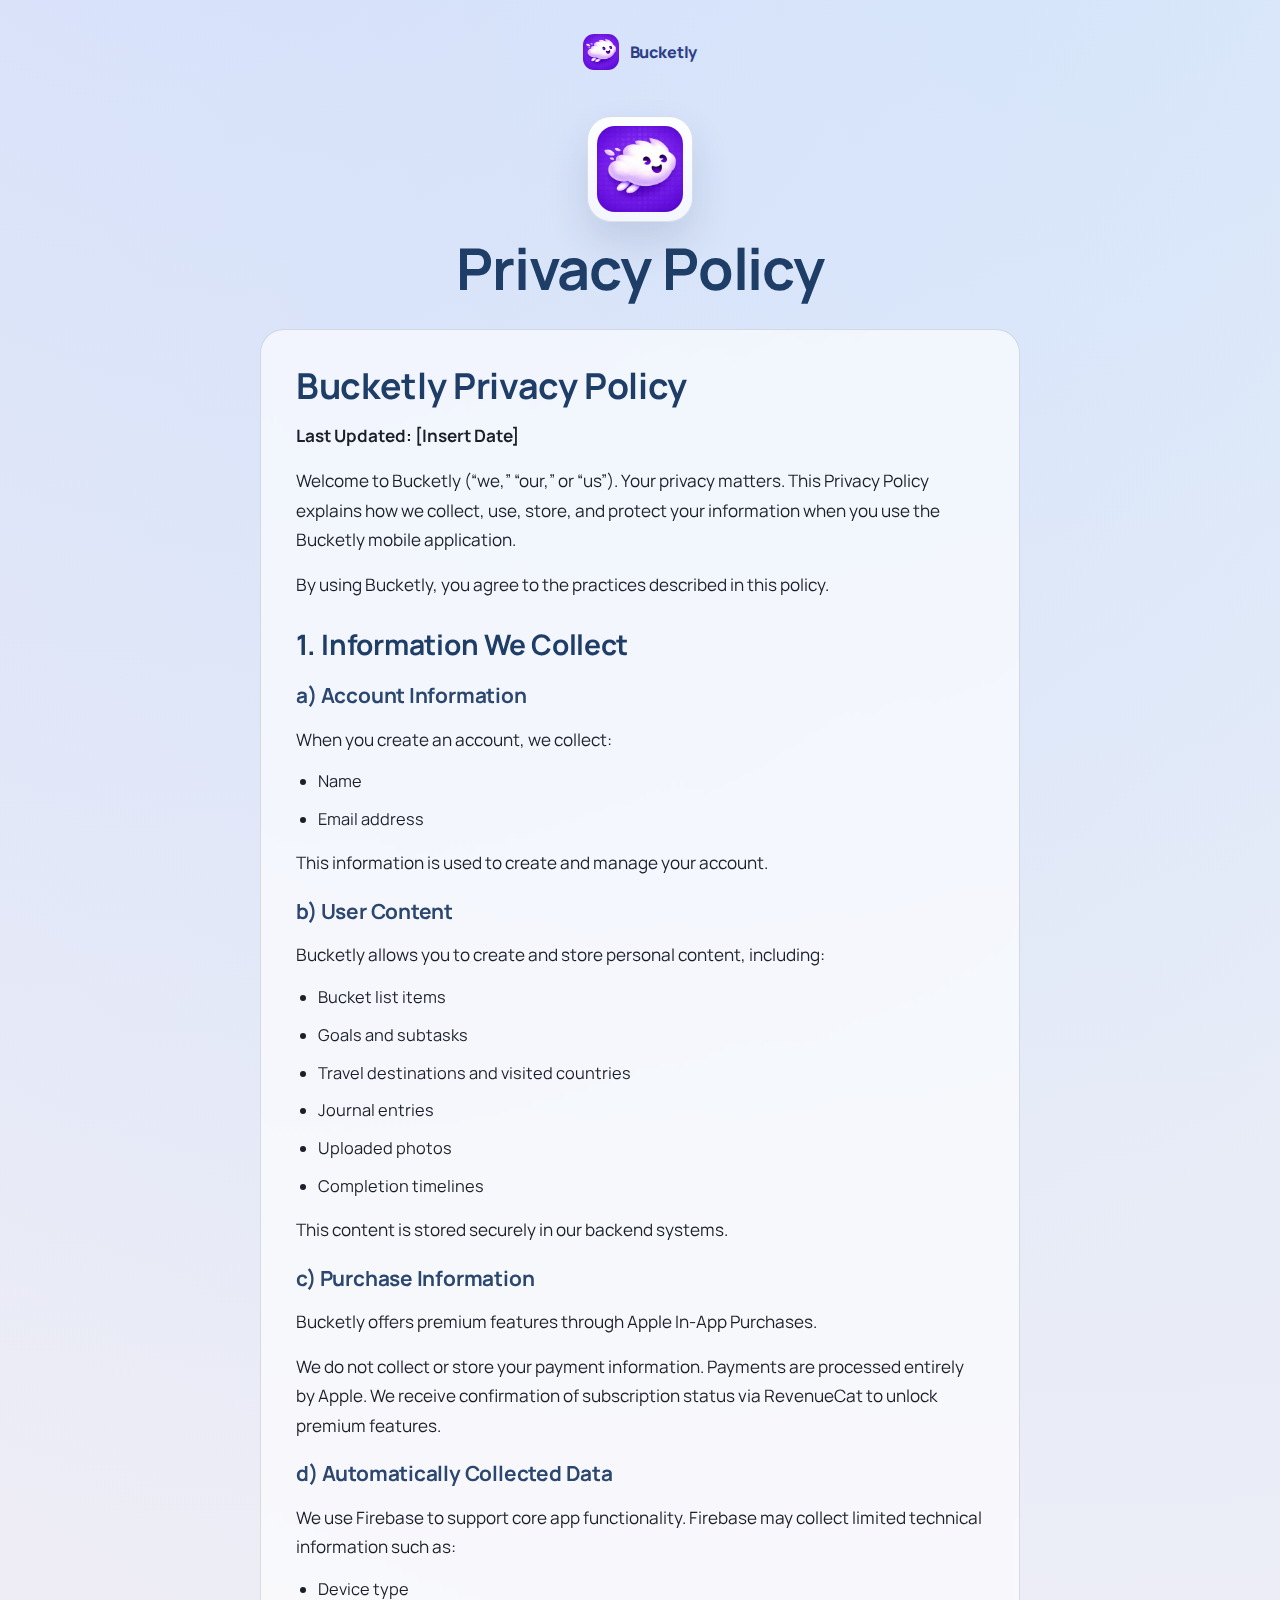
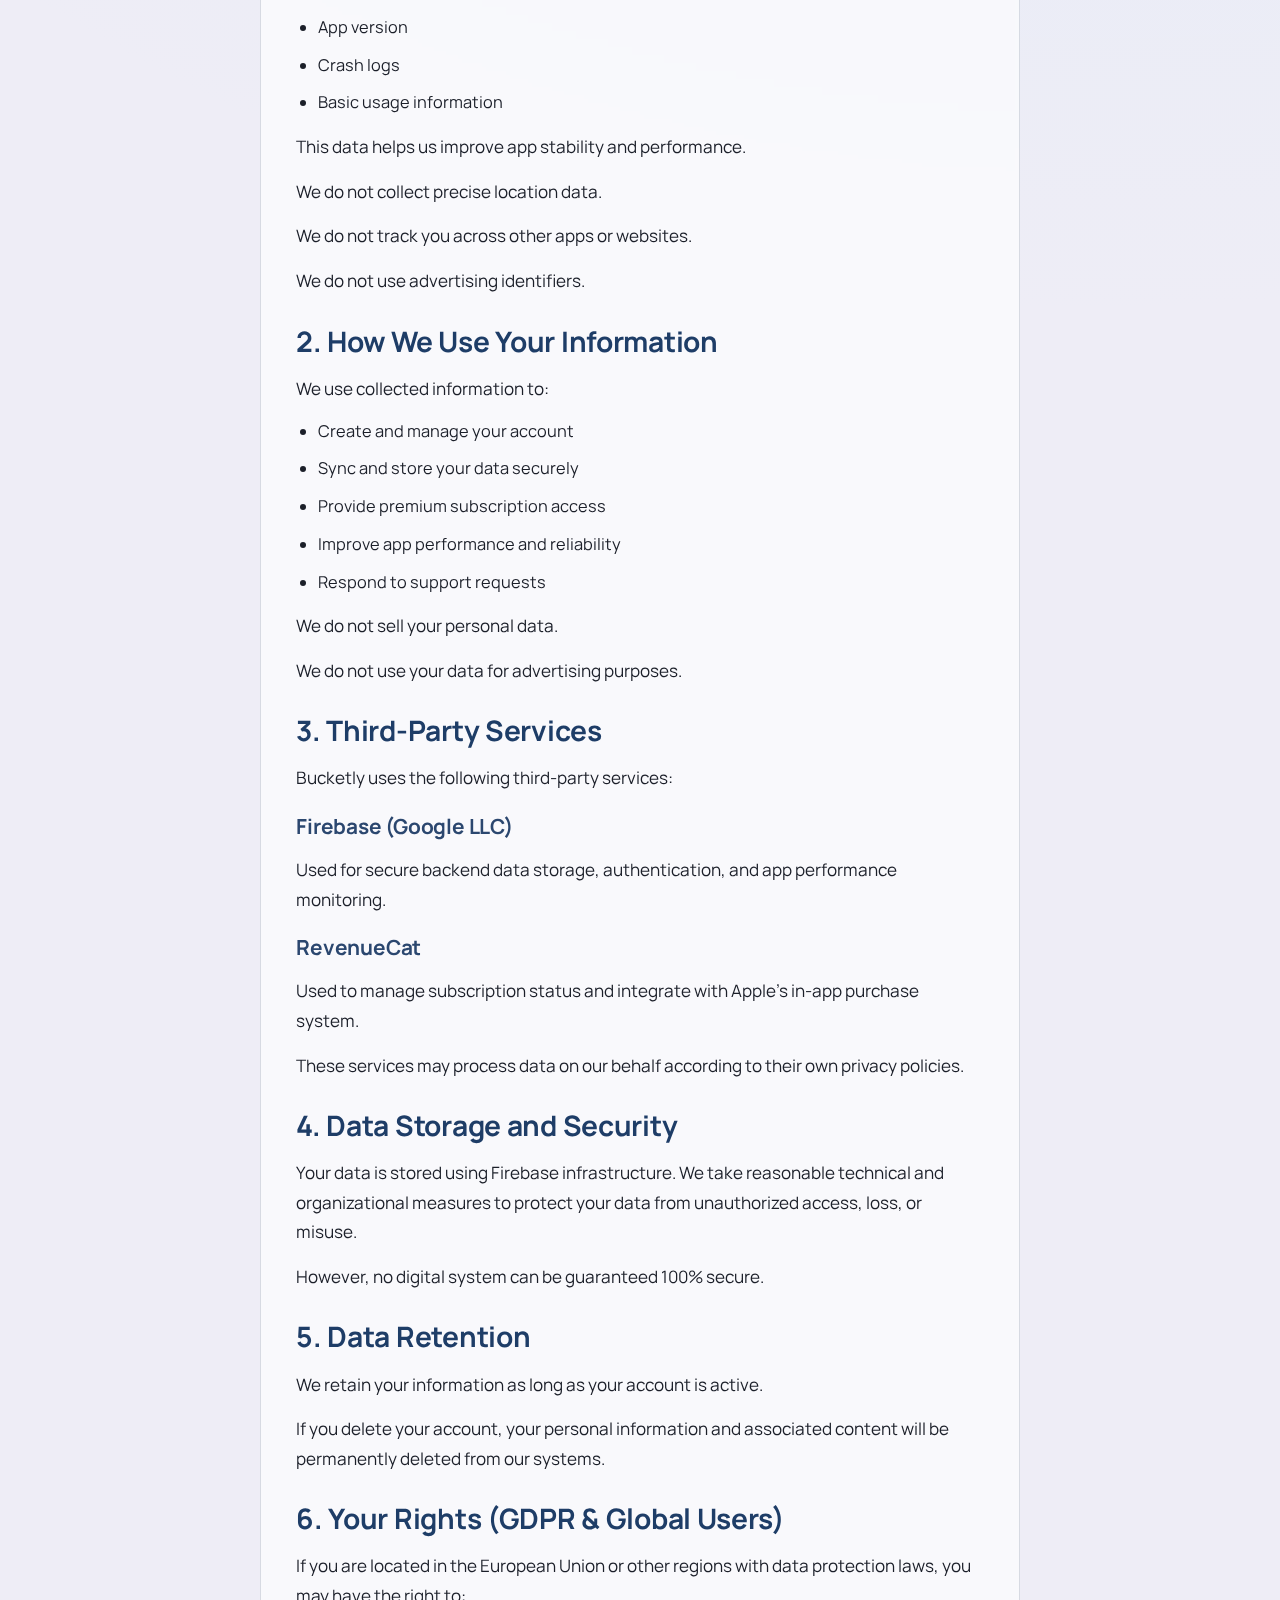
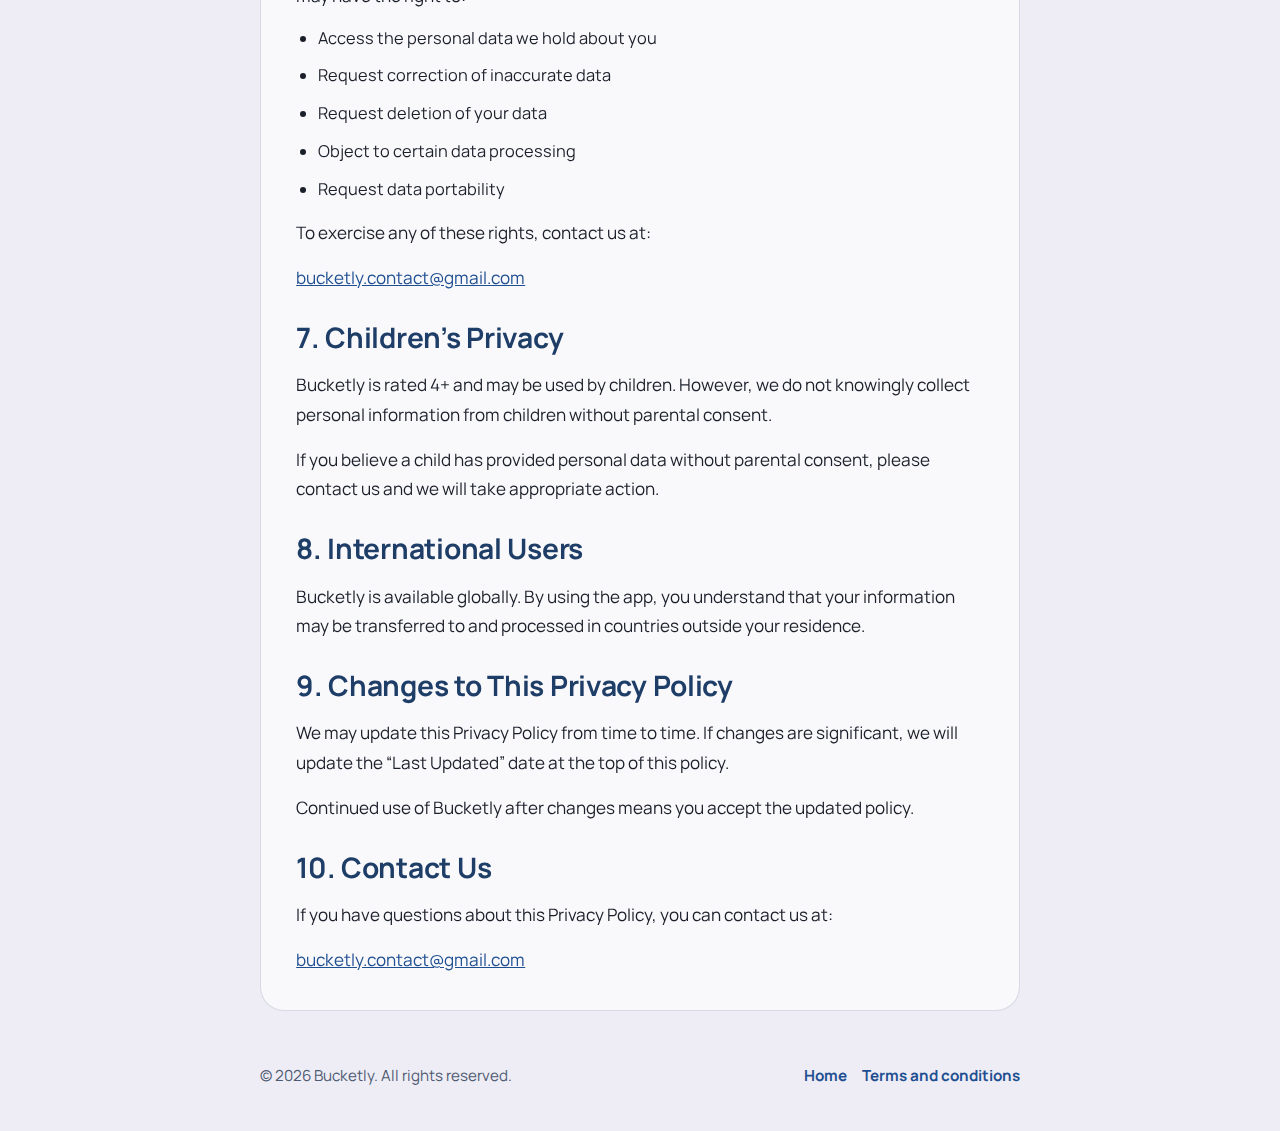
<file: privacy-policy.html>
<!doctype html>
<html lang="en">
<head>
  <meta charset="UTF-8">
  <meta name="viewport" content="width=device-width, initial-scale=1.0">
  <title>Bucketly Privacy Policy</title>
  <link rel="preconnect" href="https://fonts.googleapis.com">
  <link rel="preconnect" href="https://fonts.gstatic.com" crossorigin>
  <link href="https://fonts.googleapis.com/css2?family=Manrope:wght@600;700;800&display=swap" rel="stylesheet">
  <link rel="stylesheet" href="styles/legal.css">
</head>
<body>
  <header class="legal-header">
    <div class="legal-header-inner">
      <a href="index.html" class="legal-brand" aria-label="Back to Bucketly home page">
        <img src="assets/logo.png" alt="Bucketly logo">
        <span>Bucketly</span>
      </a>
    </div>
  </header>

  <main class="legal-main">
    <section class="legal-shell" aria-labelledby="privacy-title">
      <div class="legal-hero">
        <div class="legal-icon-wrap" aria-hidden="true">
          <img src="assets/logo.png" alt="">
        </div>
        <h1 id="privacy-title">Privacy Policy</h1>
      </div>

      <article class="legal-content">
        <h2>Bucketly Privacy Policy</h2>
        <p class="legal-note">Last Updated: [Insert Date]</p>
        <p>
          Welcome to Bucketly (“we,” “our,” or “us”). Your privacy matters. This Privacy Policy explains how we collect, use, store, and protect your information when you use the Bucketly mobile application.
        </p>
        <p>By using Bucketly, you agree to the practices described in this policy.</p>

        <h3>1. Information We Collect</h3>
        <h4>a) Account Information</h4>
        <p>When you create an account, we collect:</p>
        <ul>
          <li>Name</li>
          <li>Email address</li>
        </ul>
        <p>This information is used to create and manage your account.</p>

        <h4>b) User Content</h4>
        <p>Bucketly allows you to create and store personal content, including:</p>
        <ul>
          <li>Bucket list items</li>
          <li>Goals and subtasks</li>
          <li>Travel destinations and visited countries</li>
          <li>Journal entries</li>
          <li>Uploaded photos</li>
          <li>Completion timelines</li>
        </ul>
        <p>This content is stored securely in our backend systems.</p>

        <h4>c) Purchase Information</h4>
        <p>Bucketly offers premium features through Apple In-App Purchases.</p>
        <p>
          We do not collect or store your payment information. Payments are processed entirely by Apple. We receive confirmation of subscription status via RevenueCat to unlock premium features.
        </p>

        <h4>d) Automatically Collected Data</h4>
        <p>We use Firebase to support core app functionality. Firebase may collect limited technical information such as:</p>
        <ul>
          <li>Device type</li>
          <li>App version</li>
          <li>Crash logs</li>
          <li>Basic usage information</li>
        </ul>
        <p>This data helps us improve app stability and performance.</p>
        <p>We do not collect precise location data.</p>
        <p>We do not track you across other apps or websites.</p>
        <p>We do not use advertising identifiers.</p>

        <h3>2. How We Use Your Information</h3>
        <p>We use collected information to:</p>
        <ul>
          <li>Create and manage your account</li>
          <li>Sync and store your data securely</li>
          <li>Provide premium subscription access</li>
          <li>Improve app performance and reliability</li>
          <li>Respond to support requests</li>
        </ul>
        <p>We do not sell your personal data.</p>
        <p>We do not use your data for advertising purposes.</p>

        <h3>3. Third-Party Services</h3>
        <p>Bucketly uses the following third-party services:</p>
        <h4>Firebase (Google LLC)</h4>
        <p>Used for secure backend data storage, authentication, and app performance monitoring.</p>
        <h4>RevenueCat</h4>
        <p>Used to manage subscription status and integrate with Apple’s in-app purchase system.</p>
        <p>These services may process data on our behalf according to their own privacy policies.</p>

        <h3>4. Data Storage and Security</h3>
        <p>
          Your data is stored using Firebase infrastructure. We take reasonable technical and organizational measures to protect your data from unauthorized access, loss, or misuse.
        </p>
        <p>However, no digital system can be guaranteed 100% secure.</p>

        <h3>5. Data Retention</h3>
        <p>We retain your information as long as your account is active.</p>
        <p>If you delete your account, your personal information and associated content will be permanently deleted from our systems.</p>

        <h3>6. Your Rights (GDPR &amp; Global Users)</h3>
        <p>
          If you are located in the European Union or other regions with data protection laws, you may have the right to:
        </p>
        <ul>
          <li>Access the personal data we hold about you</li>
          <li>Request correction of inaccurate data</li>
          <li>Request deletion of your data</li>
          <li>Object to certain data processing</li>
          <li>Request data portability</li>
        </ul>
        <p>To exercise any of these rights, contact us at:</p>
        <p><a href="mailto:bucketly.contact@gmail.com">bucketly.contact@gmail.com</a></p>

        <h3>7. Children’s Privacy</h3>
        <p>
          Bucketly is rated 4+ and may be used by children. However, we do not knowingly collect personal information from children without parental consent.
        </p>
        <p>
          If you believe a child has provided personal data without parental consent, please contact us and we will take appropriate action.
        </p>

        <h3>8. International Users</h3>
        <p>
          Bucketly is available globally. By using the app, you understand that your information may be transferred to and processed in countries outside your residence.
        </p>

        <h3>9. Changes to This Privacy Policy</h3>
        <p>
          We may update this Privacy Policy from time to time. If changes are significant, we will update the “Last Updated” date at the top of this policy.
        </p>
        <p>Continued use of Bucketly after changes means you accept the updated policy.</p>

        <h3>10. Contact Us</h3>
        <p>If you have questions about this Privacy Policy, you can contact us at:</p>
        <p><a href="mailto:bucketly.contact@gmail.com">bucketly.contact@gmail.com</a></p>
      </article>
    </section>
  </main>

  <footer class="legal-footer">
    <div class="legal-footer-inner">
      <p>© 2026 Bucketly. All rights reserved.</p>
      <nav class="legal-nav" aria-label="Legal page links">
        <a href="index.html">Home</a>
        <a href="terms-and-conditions.html">Terms and conditions</a>
      </nav>
    </div>
  </footer>
</body>
</html>
</file>
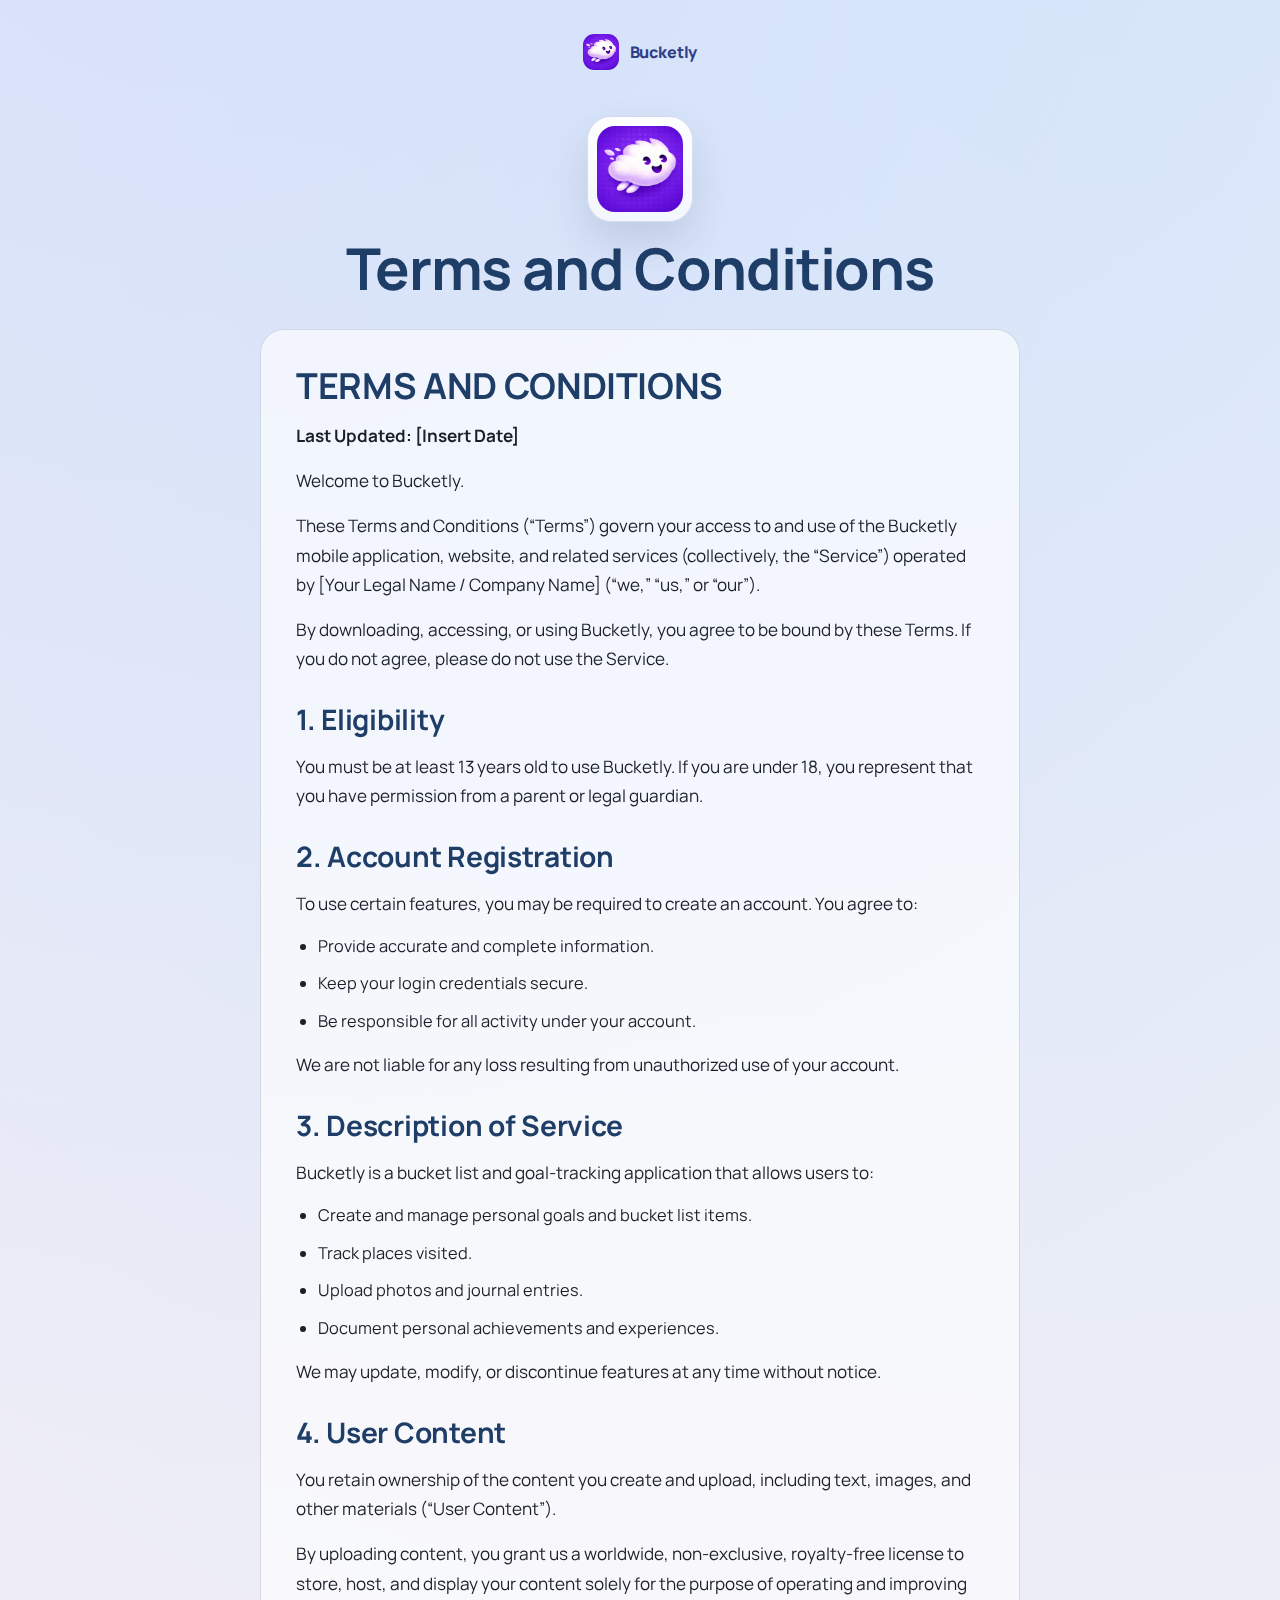
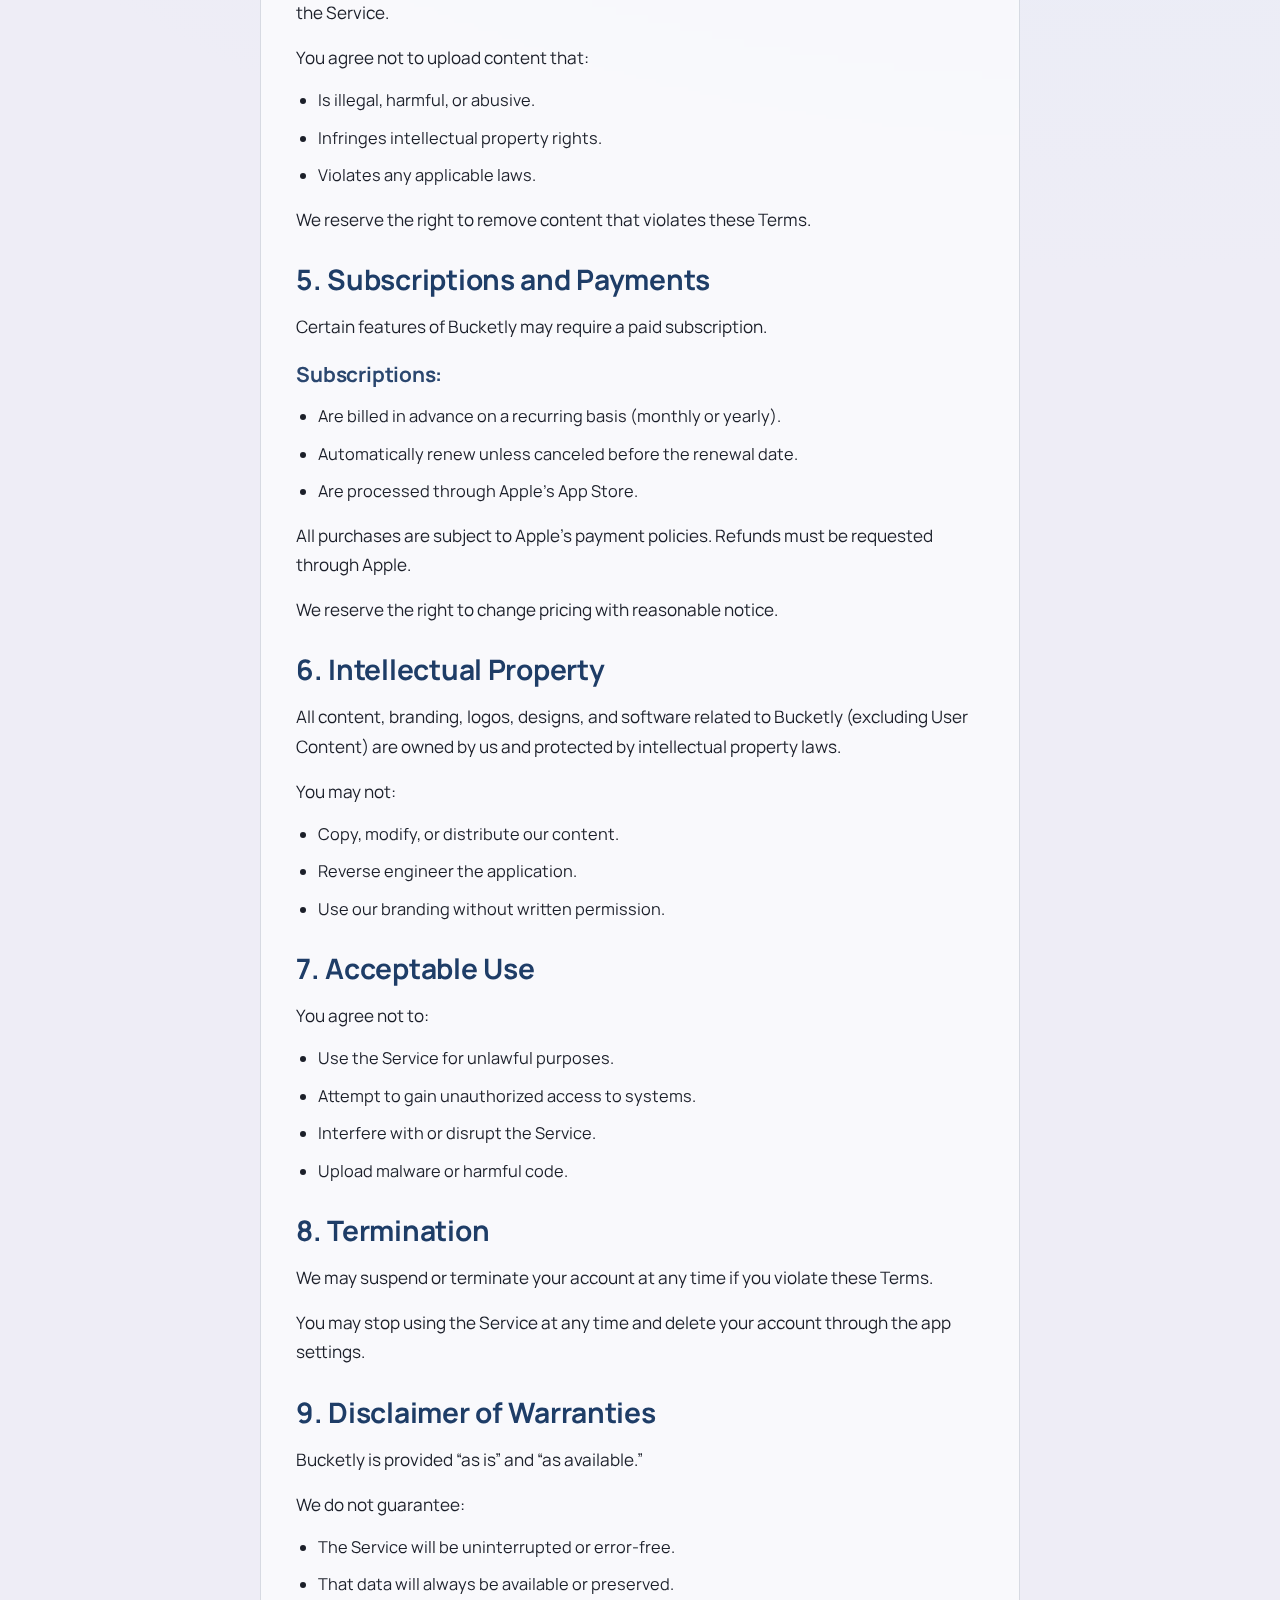
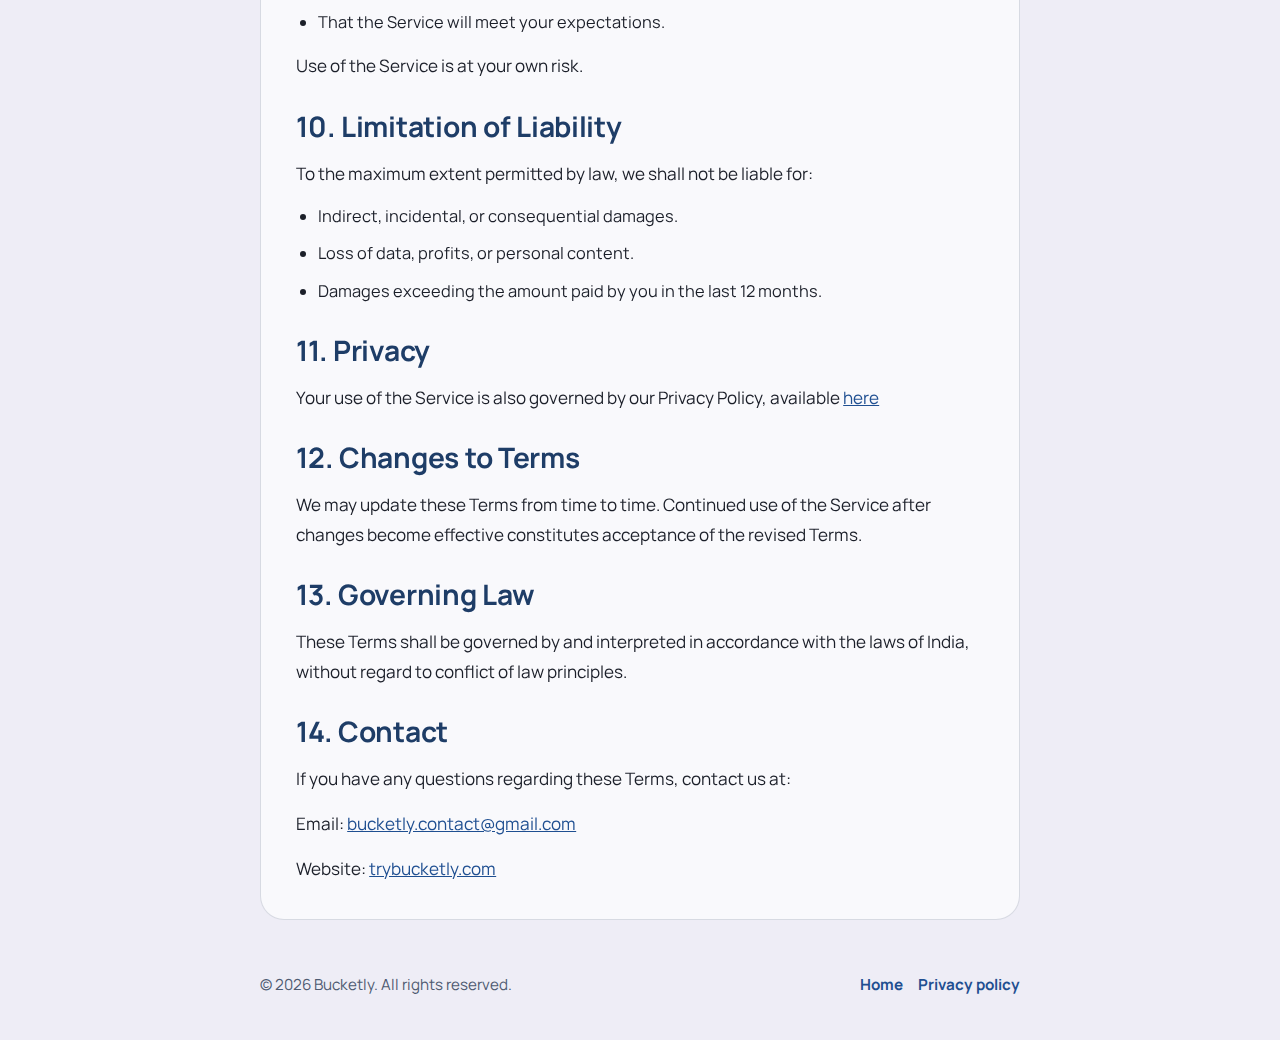
<file: terms-and-conditions.html>
<!doctype html>
<html lang="en">
<head>
  <meta charset="UTF-8">
  <meta http-equiv="refresh" content="0; url=/terms">
  <meta name="viewport" content="width=device-width, initial-scale=1.0">
  <title>Redirecting to Terms</title>
  <link rel="canonical" href="https://trybucketly.com/terms">
  <script>
    window.location.replace('/terms');
  </script>
</head>
<body>
  <p>Redirecting to <a href="/terms">/terms</a>...</p>
</body>
</html>
</file>
<file: styles/main.css>
:root {
  --bg: #f5f6f8;
  --text: #14171f;
  --surface: #ffffff;
  --stroke: #d9dce4;
  --hero-shadow: 0 30px 80px rgba(17, 24, 39, 0.18);
  --card-shadow: 0 18px 45px rgba(12, 20, 33, 0.22);
}

* {
  box-sizing: border-box;
}

body {
  margin: 0;
  font-family: "Manrope", "Avenir Next", "Segoe UI", sans-serif;
  color: var(--text);
  background:
    radial-gradient(circle at 15% -10%, #dbe5ff 0%, transparent 42%),
    radial-gradient(circle at 85% -10%, #d4f9f1 0%, transparent 45%),
    var(--bg);
  min-height: 100vh;
}

main {
  width: 100%;
  margin: 0;
}

.site-header {
  position: absolute;
  top: 1rem;
  left: 50%;
  transform: translateX(-50%);
  z-index: 30;
  width: min(1120px, calc(100% - 2rem));
  margin: 0;
  padding: 0.9rem 1.1rem;
  border: 1px solid color-mix(in oklab, var(--stroke) 72%, transparent);
  background-color: color-mix(in oklab, var(--surface) 42%, transparent);
  border-radius: 18px;
  -webkit-backdrop-filter: blur(14px) saturate(130%);
  backdrop-filter: blur(14px) saturate(130%);
  display: flex;
  align-items: center;
  justify-content: space-between;
  gap: 1rem;
}

.brand {
  display: inline-flex;
  align-items: center;
  gap: 0.65rem;
  text-decoration: none;
  color: inherit;
}

.brand-logo-image {
  width: 2.25rem;
  height: 2.25rem;
  object-fit: cover;
  border-radius: 0.7rem;
  display: block;
}

.brand-name {
  font-weight: 800;
  font-size: clamp(1.1rem, 2vw, 1.35rem);
  letter-spacing: 0.01em;
}

.app-store-link {
  display: inline-flex;
  line-height: 0;
}

.app-store-link img {
  width: auto;
  height: clamp(3.0rem, 5.0vw, 3.0rem);
  display: block;
}

.hero {
  position: relative;
  width: 100%;
  min-height: 100vh;
  margin-top: 0;
  border-radius: 0;
  border: none;
  background:
    linear-gradient(130deg, rgba(239, 248, 255, 0.62), rgba(232, 244, 255, 0.42)),
    url("../assets/clouds-1600.jpg") center/cover no-repeat;
  box-shadow: none;
  display: grid;
  grid-template-columns: 1.05fr 0.95fr;
  gap: 1.6rem;
  align-items: center;
  overflow: visible;
  padding: clamp(6.4rem, 10vw, 8.4rem) clamp(1.1rem, 5vw, 4.6rem) clamp(4.2rem, 8vw, 6.8rem);
}

.hero-content {
  max-width: 33rem;
  position: relative;
  z-index: 2;
  justify-self: center;
}

.social-proof {
  width: fit-content;
  max-width: 100%;
  display: inline-flex;
  align-items: center;
  gap: 0.85rem;
  padding: 0.42rem 0.95rem 0.42rem 0.48rem;
  border-radius: 999px;
  border: 2px solid rgba(84, 105, 132, 0.2);
  background: rgba(255, 255, 255, 0.46);
  backdrop-filter: blur(2px);
  margin: 0 0 1rem;
}

.social-avatars {
  display: inline-flex;
  align-items: center;
  padding-right: 0.22rem;
}

.social-avatars img {
  width: clamp(2.05rem, 3.2vw, 2.55rem);
  height: clamp(2.05rem, 3.2vw, 2.55rem);
  border-radius: 999px;
  object-fit: cover;
  border: 2px solid rgba(255, 255, 255, 0.95);
  box-shadow: 0 3px 10px rgba(23, 31, 44, 0.16);
}

.social-avatars img + img {
  margin-left: -0.68rem;
}

.social-proof-text {
  margin: 0;
  font-size: clamp(1rem, 1.45vw, 1.08rem);
  line-height: 1.2;
  letter-spacing: -0.01em;
  font-weight: 800;
  color: #090d14;
}

.social-star {
  color: #f0ba14;
  margin-right: 0.12rem;
}

.hero-kicker {
  margin: 0 0 0.55rem;
  font-weight: 700;
  letter-spacing: 0.11em;
  text-transform: uppercase;
  font-size: 0.78rem;
  color: #426489;
}

.hero h1 {
  margin: 0;
  line-height: 1.04;
  font-size: clamp(2rem, 5.2vw, 4rem);
  letter-spacing: -0.02em;
}

.hero-subtitle {
  margin: 1rem 0 1.2rem;
  max-width: 36ch;
  font-size: clamp(1rem, 1.8vw, 1.12rem);
  line-height: 1.58;
  color: color-mix(in oklab, var(--text) 78%, #3a4d67);
}

.hero-metrics {
  display: flex;
  flex-wrap: wrap;
  gap: 1.4rem;
  align-items: center;
}

.hero-app-store-link {
  display: inline-flex;
  line-height: 0;
  margin-top: 1.05rem;
}

.hero-app-store-link img {
  width: auto;
  height: clamp(2.8rem, 4.2vw, 3rem);
  display: block;
}

.laurel-stat {
  display: inline-grid;
  grid-template-columns: auto 1fr auto;
  align-items: center;
  column-gap: 0.55rem;
}

.laurel-leaf {
  width: clamp(34px, 2.7vw, 45px);
  height: auto;
  display: block;
}

.laurel-content {
  text-align: center;
  line-height: 1.05;
}

.laurel-value {
  margin: 0;
  font-size: clamp(1.55rem, 2.5vw, 2.15rem);
  letter-spacing: -0.02em;
  font-weight: 800;
  color: #2f3a34;
}

.laurel-stars {
  margin: 0.2rem 0 0.08rem;
  color: #f2bb00;
  letter-spacing: 0.12em;
  font-weight: 700;
  font-size: clamp(0.72rem, 1.1vw, 0.92rem);
}

.laurel-label {
  margin: 0;
  font-size: clamp(0.88rem, 1.35vw, 1.02rem);
  font-weight: 700;
  color: #5f7392;
}

.laurel-stat-rating .laurel-label {
  font-size: clamp(0.84rem, 1.15vw, 0.92rem);
}

.hero-visual {
  position: relative;
  width: min(100%, 620px);
  height: min(58vw, 560px);
  min-height: 300px;
  justify-self: center;
  margin-bottom: clamp(1rem, 2.6vw, 2.2rem);
  overflow: visible;
}

.shot {
  --shot-base-y: -50%;
  --shot-shift: 0px;
  --shot-tilt: 0deg;
  --shot-enter-y: 48px;
  --shot-enter-tilt: 0deg;
  --shot-enter-opacity: 0;
  --shot-reveal-delay: 0ms;
  position: absolute;
  top: 50%;
  width: clamp(210px, 24vw, 300px);
  height: auto;
  max-width: 100%;
  border-radius: 0;
  border: none;
  box-shadow: none;
  background: transparent;
  opacity: var(--shot-enter-opacity);
  transform: translateY(calc(var(--shot-base-y) + var(--shot-shift) + var(--shot-enter-y))) rotate(calc(var(--shot-tilt) + var(--shot-enter-tilt)));
  transform-origin: 50% 50%;
  will-change: transform, opacity;
  transition:
    transform 0.82s cubic-bezier(0.2, 0.7, 0.2, 1) var(--shot-reveal-delay),
    opacity 0.62s ease-out var(--shot-reveal-delay);
}

.shot-1 {
  left: 4%;
  z-index: 1;
  --shot-base-y: -56%;
  --shot-enter-y: 56px;
  --shot-enter-tilt: -7deg;
  --shot-reveal-delay: 80ms;
}

.shot-2 {
  left: 40%;
  z-index: 3;
  --shot-base-y: -44%;
  --shot-enter-y: 78px;
  --shot-enter-tilt: 8deg;
  --shot-reveal-delay: 260ms;
}

.hero.is-visual-ready .shot {
  --shot-enter-y: 0px;
  --shot-enter-tilt: 0deg;
  --shot-enter-opacity: 1;
}

.hero.is-parallax-active .shot {
  transition: none;
}

.features {
  width: 100%;
  margin: clamp(1.1rem, 2.7vw, 2.2rem) 0 0;
  padding: clamp(2.8rem, 7vw, 5.6rem) 0 clamp(3.8rem, 8vw, 6rem);
  overflow: hidden;
}

.features-intro {
  width: min(1120px, calc(100% - 2.2rem));
  max-width: 42rem;
  margin: 0 auto clamp(1.8rem, 4vw, 2.8rem);
  text-align: center;
}

.features-intro h2 {
  margin: 0;
  line-height: 1.1;
  letter-spacing: -0.02em;
  font-size: clamp(1.8rem, 4.6vw, 3rem);
}

.features-intro p {
  margin: 0.9rem 0 0;
  font-size: clamp(1rem, 1.7vw, 1.1rem);
  line-height: 1.62;
  color: color-mix(in oklab, var(--text) 78%, #4f6483);
}

.feature-grid {
  width: min(1240px, calc(100% - 2.2rem));
  margin: 0 auto;
  display: grid;
  grid-template-columns: repeat(2, minmax(0, 1fr));
  gap: clamp(0.85rem, 2.1vw, 1.28rem);
}

.feature-card {
  --feature-card-pad-block: clamp(1rem, 2.1vw, 1.9rem);
  --feature-card-pad-inline: clamp(1rem, 2.1vw, 1.9rem);
  min-height: clamp(440px, 52vw, 620px);
  padding: var(--feature-card-pad-block) var(--feature-card-pad-inline);
  border-radius: 28px;
  box-shadow: 0 14px 34px rgba(17, 24, 39, 0.14);
  overflow: hidden;
  display: flex;
  flex-direction: column;
  justify-content: space-between;
}

.feature-card-light {
  background: #ededee;
  color: #111521;
}

.feature-card-dark {
  background: #05070b;
  color: #f3f6fd;
}

.feature-visual {
  order: 1;
  position: relative;
  width: min(74%, 360px);
  margin-inline: auto;
  overflow: hidden;
  aspect-ratio: 1350 / 2208;
  flex: 0 0 auto;
  pointer-events: none;
}

.feature-visual::after {
  content: "";
  position: absolute;
  inset: 0;
  pointer-events: none;
}

.feature-card-light .feature-visual {
  margin-top: calc(var(--feature-card-pad-block) * -1);
}

.feature-card-dark .feature-visual {
  order: 2;
  margin-top: 0.9rem;
  margin-bottom: calc(var(--feature-card-pad-block) * -1);
}

.feature-card-light .feature-visual::after {
  background: linear-gradient(
    to bottom,
    rgba(237, 237, 238, 0.72) 0%,
    rgba(237, 237, 238, 0.5) 12%,
    rgba(237, 237, 238, 0.22) 22%,
    rgba(237, 237, 238, 0) 36%
  );
}

.feature-card-dark .feature-visual::after {
  background: linear-gradient(
    to top,
    rgba(5, 7, 11, 0.78) 0%,
    rgba(5, 7, 11, 0.54) 12%,
    rgba(5, 7, 11, 0.24) 22%,
    rgba(5, 7, 11, 0) 36%
  );
}

.feature-visual img {
  width: 100%;
  height: auto;
  display: block;
  transform: translateY(0);
  border-radius: 0;
  box-shadow: none;
  background: transparent;
}

.feature-card-light .feature-visual img {
  transform: translateY(-20%);
}

.feature-copy {
  order: 2;
  margin-top: 0.95rem;
  max-width: 28ch;
}

.feature-card-dark .feature-copy {
  order: 1;
  margin-top: 0;
}

.feature-eyebrow {
  margin: 0;
  font-size: clamp(0.76rem, 0.95vw, 0.9rem);
  line-height: 1;
  letter-spacing: 0.085em;
  text-transform: uppercase;
  font-weight: 800;
  color: #6f747d;
}

.feature-card-dark .feature-eyebrow {
  color: rgba(234, 240, 249, 0.58);
}

.feature-copy h3 {
  margin: 0.58rem 0 0;
  line-height: 1.1;
  letter-spacing: -0.02em;
  font-size: clamp(1.6rem, 2.75vw, 2.78rem);
}

.feature-copy p {
  margin: 0.78rem 0 0;
  font-size: clamp(0.97rem, 1.25vw, 1.08rem);
  line-height: 1.62;
  color: #4a5361;
}

.feature-card-dark .feature-copy p {
  color: rgba(232, 239, 248, 0.8);
}

.review-proof {
  width: min(1120px, calc(100% - 2.2rem));
  margin: clamp(0.8rem, 2vw, 1.3rem) auto clamp(1.8rem, 3.8vw, 2.7rem);
}

.review-proof-inner {
  display: flex;
  justify-content: center;
  flex-wrap: wrap;
  gap: clamp(0.9rem, 3.5vw, 2.6rem);
  align-items: center;
}

.review-proof-stat {
  display: inline-grid;
  grid-template-columns: auto 1fr auto;
  align-items: center;
  column-gap: clamp(0.45rem, 1.1vw, 0.9rem);
}

.review-proof-laurel {
  width: clamp(56px, 5.4vw, 104px);
  height: auto;
  display: block;
}

.review-proof-content {
  text-align: center;
  line-height: 1.04;
}

.review-proof-value {
  margin: 0;
  font-size: clamp(2.55rem, 5.9vw, 4.9rem);
  letter-spacing: -0.02em;
  font-weight: 800;
  color: #303836;
}

.review-proof-stars {
  margin: 0.26rem 0 0.2rem;
  color: #f2ba07;
  letter-spacing: 0.08em;
  font-weight: 700;
  font-size: clamp(1.05rem, 1.7vw, 1.5rem);
  line-height: 1;
}

.review-proof-half-star {
  display: inline-block;
  color: transparent;
  background: linear-gradient(90deg, #f2ba07 50%, #c6cbd4 50%);
  -webkit-background-clip: text;
  background-clip: text;
  -webkit-text-fill-color: transparent;
}

.review-proof-label {
  margin: 0;
  font-size: clamp(1.08rem, 1.95vw, 1.26rem);
  font-weight: 700;
  color: #5f7392;
}

.testimonials {
  width: 100%;
  margin: 0;
  padding: clamp(3rem, 7vw, 5.4rem) 0 clamp(3.8rem, 8vw, 6.2rem);
  border-top: 1px solid rgba(120, 136, 158, 0.2);
  background:
    radial-gradient(circle at 8% 0%, rgba(74, 192, 165, 0.18), transparent 36%),
    radial-gradient(circle at 90% 12%, rgba(127, 156, 255, 0.18), transparent 34%),
    linear-gradient(180deg, #eef4f9 0%, #f4f7fb 100%);
  overflow: hidden;
}

.testimonials-intro {
  width: min(1120px, calc(100% - 2.2rem));
  margin: 0 auto clamp(1.35rem, 3.4vw, 2rem);
  text-align: center;
}

.testimonials-intro h2 {
  margin: 0;
  line-height: 1.1;
  letter-spacing: -0.02em;
  font-size: clamp(1.8rem, 4.4vw, 3rem);
}

.testimonials-marquee {
  display: grid;
  gap: clamp(0.9rem, 1.8vw, 1.15rem);
}

.reviews-row {
  position: relative;
  overflow: hidden;
}

.reviews-row::before,
.reviews-row::after {
  content: "";
  position: absolute;
  top: 0;
  bottom: 0;
  width: min(14vw, 110px);
  pointer-events: none;
  z-index: 2;
}

.reviews-row::before {
  left: 0;
  background: linear-gradient(90deg, rgba(242, 246, 251, 1), rgba(242, 246, 251, 0));
}

.reviews-row::after {
  right: 0;
  background: linear-gradient(270deg, rgba(242, 246, 251, 1), rgba(242, 246, 251, 0));
}

.reviews-track {
  --review-gap: clamp(0.75rem, 1.4vw, 1rem);
  display: flex;
  align-items: stretch;
  width: max-content;
  gap: var(--review-gap);
  padding: 0.28rem 0;
}

.reviews-track-forward.is-ready {
  animation: reviews-forward 72s linear infinite;
}

.reviews-track-backward.is-ready {
  animation: reviews-backward 78s linear infinite;
}

.review-card {
  width: clamp(240px, 26vw, 330px);
  padding: 1rem 1rem 0.9rem;
  border-radius: 20px;
  border: 1px solid rgba(140, 157, 181, 0.28);
  background: color-mix(in oklab, #ffffff 88%, #ebf4ff);
  box-shadow: 0 12px 28px rgba(31, 45, 67, 0.08);
}

.review-text {
  margin: 0;
  font-size: clamp(0.94rem, 1.1vw, 1.03rem);
  line-height: 1.55;
  color: #1a2536;
}

.review-stars {
  margin: 0.68rem 0 0.44rem;
  letter-spacing: 0.12em;
  color: #f2ba07;
  font-size: 0.88rem;
}

.review-name {
  margin: 0;
  font-size: 0.92rem;
  font-weight: 800;
  color: #2b3b53;
}

.site-footer {
  width: 100%;
  margin: 0;
  padding: clamp(2.6rem, 5.2vw, 3.8rem) 0;
  border-top: 1px solid rgba(116, 133, 156, 0.24);
  background: #eceff4;
}

.footer-inner {
  width: min(1360px, calc(100% - 2.4rem));
  margin: 0 auto;
  display: grid;
  grid-template-columns: minmax(0, 1.4fr) minmax(0, 1fr);
  gap: clamp(2rem, 5vw, 5rem);
  align-items: start;
}

.footer-brand {
  display: grid;
  gap: 1.2rem;
  color: #3f4d63;
}

.footer-brand-head {
  display: inline-flex;
  align-items: center;
  gap: 0.85rem;
}

.footer-brand-logo {
  width: 4.2rem;
  height: 4.2rem;
  border-radius: 1.2rem;
  object-fit: cover;
  display: block;
}

.footer-brand-head h2 {
  margin: 0;
  color: #273472;
  letter-spacing: -0.01em;
  font-size: clamp(1.3rem, 2vw, 1.7rem);
}

.footer-tagline {
  margin: 0;
  max-width: 34ch;
  font-size: clamp(0.95rem, 1.2vw, 1.15rem);
  line-height: 1.45;
  color: #4a576d;
}

.footer-app-store-link {
  display: inline-flex;
  line-height: 0;
  width: fit-content;
}

.footer-app-store-link img {
  width: auto;
  height: clamp(3rem, 4vw, 3.9rem);
  display: block;
}

.footer-copyright {
  margin: 0.4rem 0 0;
  font-size: clamp(0.88rem, 1vw, 1rem);
  color: #4a576d;
}

.footer-links {
  display: grid;
  grid-template-columns: repeat(3, minmax(0, 1fr));
  gap: clamp(1.2rem, 2.5vw, 2.4rem);
}

.footer-column {
  display: grid;
  align-content: start;
  justify-items: start;
  gap: 0.95rem;
}

.footer-column h3 {
  margin: 0;
  letter-spacing: 0.02em;
  font-size: clamp(0.95rem, 1.1vw, 1.12rem);
  color: #4a5568;
}

.footer-column a {
  text-decoration: none;
  color: #233d67;
  font-size: clamp(0.92rem, 1.05vw, 1.04rem);
  line-height: 1.45;
}

.footer-column a:hover {
  text-decoration: underline;
}

.footer-column img {
  width: clamp(1.45rem, 2vw, 2.1rem);
  height: clamp(1.45rem, 2vw, 2.1rem);
  object-fit: contain;
  display: block;
}

@keyframes reviews-forward {
  from {
    transform: translateX(0);
  }

  to {
    transform: translateX(calc(-50% - 0.5rem));
  }
}

@keyframes reviews-backward {
  from {
    transform: translateX(calc(-50% - 0.5rem));
  }

  to {
    transform: translateX(0);
  }
}

@media (prefers-reduced-motion: reduce) {
  .reviews-track-forward.is-ready,
  .reviews-track-backward.is-ready {
    animation: none;
  }
}

@media (max-width: 980px) {
  .review-proof-inner {
    gap: 1.2rem;
  }

  .review-proof-value {
    font-size: clamp(2.25rem, 6.8vw, 3.6rem);
  }

  .feature-grid {
    grid-template-columns: 1fr;
  }

  .feature-card {
    min-height: clamp(390px, 95vw, 560px);
  }

  .feature-copy {
    max-width: none;
  }

  .feature-visual {
    width: min(72%, 338px);
  }

  .review-card {
    width: clamp(220px, 50vw, 290px);
  }

  .footer-inner {
    grid-template-columns: 1fr;
    gap: 2rem;
  }

  .footer-links {
    grid-template-columns: repeat(2, minmax(0, 1fr));
  }
}

@media (max-width: 520px) {
  .site-header {
    width: calc(100% - 1.2rem);
    top: 0.6rem;
    padding: 0.72rem 0.82rem;
  }

  .brand-logo-image {
    width: 2rem;
    height: 2rem;
    border-radius: 0.6rem;
  }

  .hero {
    margin-top: 0;
    border-radius: 0;
    overflow: visible;
    background:
      linear-gradient(130deg, rgba(239, 248, 255, 0.62), rgba(232, 244, 255, 0.42)),
      url("../assets/clouds-960.jpg") center/cover no-repeat;
    padding: 5.4rem 1rem 4.2rem;
    gap: 1.45rem;
    grid-template-columns: 1fr;
    min-height: 100vh;
  }

  .hero-content {
    margin-top: 3rem;
  }

  .social-proof {
    gap: 0.6rem;
    padding: 0.35rem 0.65rem 0.35rem 0.4rem;
    border-width: 1px;
    margin-bottom: 1.1rem;
  }

  .social-avatars img {
    width: 1.85rem;
    height: 1.85rem;
  }

  .social-avatars img + img {
    margin-left: -0.58rem;
  }

  .social-proof-text {
    font-size: 0.92rem;
    line-height: 1.25;
  }

  .hero h1 {
    margin-bottom: 0.55rem;
  }

  .hero-subtitle {
    margin-bottom: 1.35rem;
  }

  .hero-metrics {
    gap: 0.9rem;
  }

  .laurel-stat {
    column-gap: 0.36rem;
  }

  .laurel-leaf {
    width: 30px;
  }

  .laurel-value {
    font-size: 1.4rem;
  }

  .laurel-label {
    font-size: 0.84rem;
  }

  .hero-app-store-link {
    margin-top: 0;
    margin-bottom: 0.65rem;
  }

  .hero-visual {
    min-height: 340px;
    height: min(92vw, 480px);
    margin-top: 1rem;
    margin-bottom: 2.8rem;
  }

  .shot {
    width: clamp(200px, 52vw, 280px);
    border-radius: 0;
  }

  .shot-1 {
    left: 2%;
    --shot-base-y: -56%;
  }

  .shot-2 {
    left: 38%;
    --shot-base-y: -44%;
  }

  .features {
    margin-top: 2rem;
    padding: 2.7rem 0 3.4rem;
  }

  .features-intro {
    width: calc(100% - 1.2rem);
    margin-bottom: 1.55rem;
    text-align: center;
  }

  .features-intro h2 {
    font-size: clamp(1.45rem, 6.2vw, 1.9rem);
  }

  .feature-grid {
    width: calc(100% - 1.2rem);
    gap: 1rem;
  }

  .feature-card {
    --feature-card-pad-block: 0.95rem;
    --feature-card-pad-inline: 0.95rem;
    min-height: 0;
    border-radius: 22px;
    padding: var(--feature-card-pad-block) var(--feature-card-pad-inline);
  }

  .feature-visual {
    width: min(75%, 280px);
  }

  .feature-visual img {
    width: 100%;
  }

  .feature-copy h3 {
    font-size: clamp(1.45rem, 8vw, 2.05rem);
  }

  .feature-copy p {
    max-width: none;
  }

  .review-proof {
    width: calc(100% - 1.2rem);
    margin: 0.85rem auto 1.35rem;
  }

  .review-proof-inner {
    gap: 0.8rem;
  }

  .review-proof-stat {
    column-gap: 0.38rem;
  }

  .review-proof-laurel {
    width: 50px;
  }

  .review-proof-value {
    font-size: 2.28rem;
  }

  .review-proof-stars {
    font-size: 1rem;
  }

  .review-proof-label {
    font-size: 1.02rem;
  }

  .testimonials {
    padding: 2.8rem 0 3.6rem;
  }

  .testimonials-intro {
    width: calc(100% - 1.2rem);
    text-align: center;
    margin-bottom: 1.35rem;
  }

  .reviews-track {
    --review-gap: 0.7rem;
  }

  .reviews-row::before,
  .reviews-row::after {
    width: 18vw;
  }

  .review-card {
    width: min(84vw, 320px);
    border-radius: 18px;
    padding: 0.9rem 0.9rem 0.8rem;
  }

  .site-footer {
    padding: 2.8rem 0;
  }

  .footer-inner {
    width: calc(100% - 1.2rem);
    gap: 2rem;
  }

  .footer-brand {
    gap: 1rem;
  }

  .footer-brand-logo {
    width: 3.4rem;
    height: 3.4rem;
    border-radius: 0.95rem;
  }

  .footer-tagline {
    max-width: none;
    font-size: 0.98rem;
  }

  .footer-app-store-link img {
    height: 2.7rem;
  }

  .footer-copyright {
    font-size: 0.9rem;
  }

  .footer-links {
    grid-template-columns: 1fr;
    gap: 1.7rem;
  }

  .footer-column {
    gap: 0.65rem;
  }

  .footer-column h3 {
    font-size: 0.94rem;
  }

  .footer-column a {
    font-size: 0.92rem;
  }
}
</file>
<file: styles/legal.css>
:root {
  --legal-bg: #eeedf6;
  --legal-surface: rgba(255, 255, 255, 0.64);
  --legal-stroke: rgba(63, 77, 109, 0.18);
  --legal-title: #1e3d67;
  --legal-text: #1b1f29;
  --legal-muted: #4d5a71;
  --legal-link: #1f4f91;
}

* {
  box-sizing: border-box;
}

html,
body {
  margin: 0;
  padding: 0;
}

body {
  min-height: 100vh;
  font-family: "Manrope", "Avenir Next", "Segoe UI", sans-serif;
  color: var(--legal-text);
  background:
    radial-gradient(circle at 14% -6%, rgba(174, 194, 255, 0.28) 0%, transparent 38%),
    radial-gradient(circle at 86% -2%, rgba(194, 231, 255, 0.4) 0%, transparent 44%),
    var(--legal-bg);
}

.legal-header {
  padding: clamp(1.2rem, 3vw, 2.1rem) clamp(1rem, 5vw, 2rem) 0;
}

.legal-header-inner {
  width: min(1080px, 100%);
  margin: 0 auto;
  text-align: center;
}

.legal-brand {
  display: inline-flex;
  align-items: center;
  gap: 0.68rem;
  text-decoration: none;
  color: #2d3e87;
  font-weight: 800;
  letter-spacing: -0.01em;
}

.legal-brand img {
  width: 2.25rem;
  height: 2.25rem;
  border-radius: 0.7rem;
  display: block;
}

.legal-main {
  width: min(1080px, calc(100% - 2rem));
  margin: 0 auto;
  padding: clamp(1rem, 3.8vw, 2.6rem) 0 clamp(2.2rem, 5vw, 3.4rem);
}

.legal-shell {
  width: min(760px, 100%);
  margin: 0 auto;
}

.legal-hero {
  display: grid;
  justify-items: center;
  row-gap: 1rem;
  margin-bottom: clamp(1.2rem, 3vw, 1.8rem);
}

.legal-icon-wrap {
  width: clamp(78px, 10vw, 106px);
  height: clamp(78px, 10vw, 106px);
  border-radius: 24px;
  border: 1px solid rgba(149, 167, 198, 0.34);
  background: linear-gradient(180deg, rgba(255, 255, 255, 0.95) 0%, rgba(246, 248, 254, 0.92) 100%);
  box-shadow: 0 20px 40px rgba(36, 56, 95, 0.14);
  display: grid;
  place-items: center;
  padding: 0.55rem;
}

.legal-icon-wrap img {
  width: 100%;
  height: 100%;
  border-radius: 18px;
  object-fit: cover;
}

.legal-hero h1 {
  margin: 0;
  color: var(--legal-title);
  letter-spacing: -0.02em;
  line-height: 1.07;
  font-size: clamp(2.2rem, 5vw, 3.6rem);
  text-align: center;
}

.legal-content {
  border: 1px solid var(--legal-stroke);
  border-radius: 24px;
  background: var(--legal-surface);
  backdrop-filter: blur(2px);
  padding: clamp(1.3rem, 3vw, 2.2rem) clamp(1.05rem, 3.2vw, 2.2rem);
}

.legal-content h2 {
  margin: 0;
  font-size: clamp(1.4rem, 2.8vw, 2.3rem);
  line-height: 1.15;
  letter-spacing: -0.01em;
  color: var(--legal-title);
}

.legal-content h3 {
  margin: clamp(1.2rem, 2.4vw, 1.8rem) 0 0;
  font-size: clamp(1.2rem, 2.2vw, 1.8rem);
  line-height: 1.2;
  letter-spacing: -0.01em;
  color: var(--legal-title);
}

.legal-content h4 {
  margin: clamp(0.95rem, 1.8vw, 1.25rem) 0 0;
  font-size: clamp(1.06rem, 1.7vw, 1.3rem);
  line-height: 1.3;
  letter-spacing: -0.01em;
  color: #2b476f;
}

.legal-content p {
  margin: clamp(0.72rem, 1.2vw, 1.1rem) 0 0;
  font-size: clamp(1rem, 1.34vw, 1.2rem);
  line-height: 1.72;
  color: var(--legal-text);
}

.legal-content a {
  color: var(--legal-link);
}

.legal-content ul {
  margin: 0.9rem 0 0;
  padding-left: 1.38rem;
  display: grid;
  gap: 0.68rem;
}

.legal-content li {
  font-size: clamp(0.98rem, 1.28vw, 1.15rem);
  line-height: 1.64;
}

.legal-note {
  color: var(--legal-muted);
  font-weight: 700;
}

.legal-placeholder {
  color: var(--legal-muted);
  border-left: 3px solid rgba(88, 106, 144, 0.35);
  padding-left: 0.8rem;
}

.legal-footer {
  width: min(1080px, calc(100% - 2rem));
  margin: 0 auto;
  padding: 0 0 clamp(1.8rem, 4vw, 2.8rem);
}

.legal-footer-inner {
  width: min(760px, 100%);
  margin: 0 auto;
  display: flex;
  flex-wrap: wrap;
  gap: 0.9rem 1.2rem;
  justify-content: space-between;
  align-items: center;
}

.legal-footer p {
  margin: 0;
  color: var(--legal-muted);
  font-size: 0.95rem;
}

.legal-nav {
  display: inline-flex;
  flex-wrap: wrap;
  gap: 0.92rem;
}

.legal-nav a {
  color: var(--legal-link);
  text-decoration: none;
  font-size: 0.95rem;
  font-weight: 700;
}

.legal-nav a:hover {
  text-decoration: underline;
}

@media (max-width: 720px) {
  .legal-main {
    width: calc(100% - 1.2rem);
    padding-top: 0.9rem;
  }

  .legal-content {
    border-radius: 18px;
  }

  .legal-footer {
    width: calc(100% - 1.2rem);
  }

  .legal-footer-inner {
    justify-content: flex-start;
  }
}
</file>
